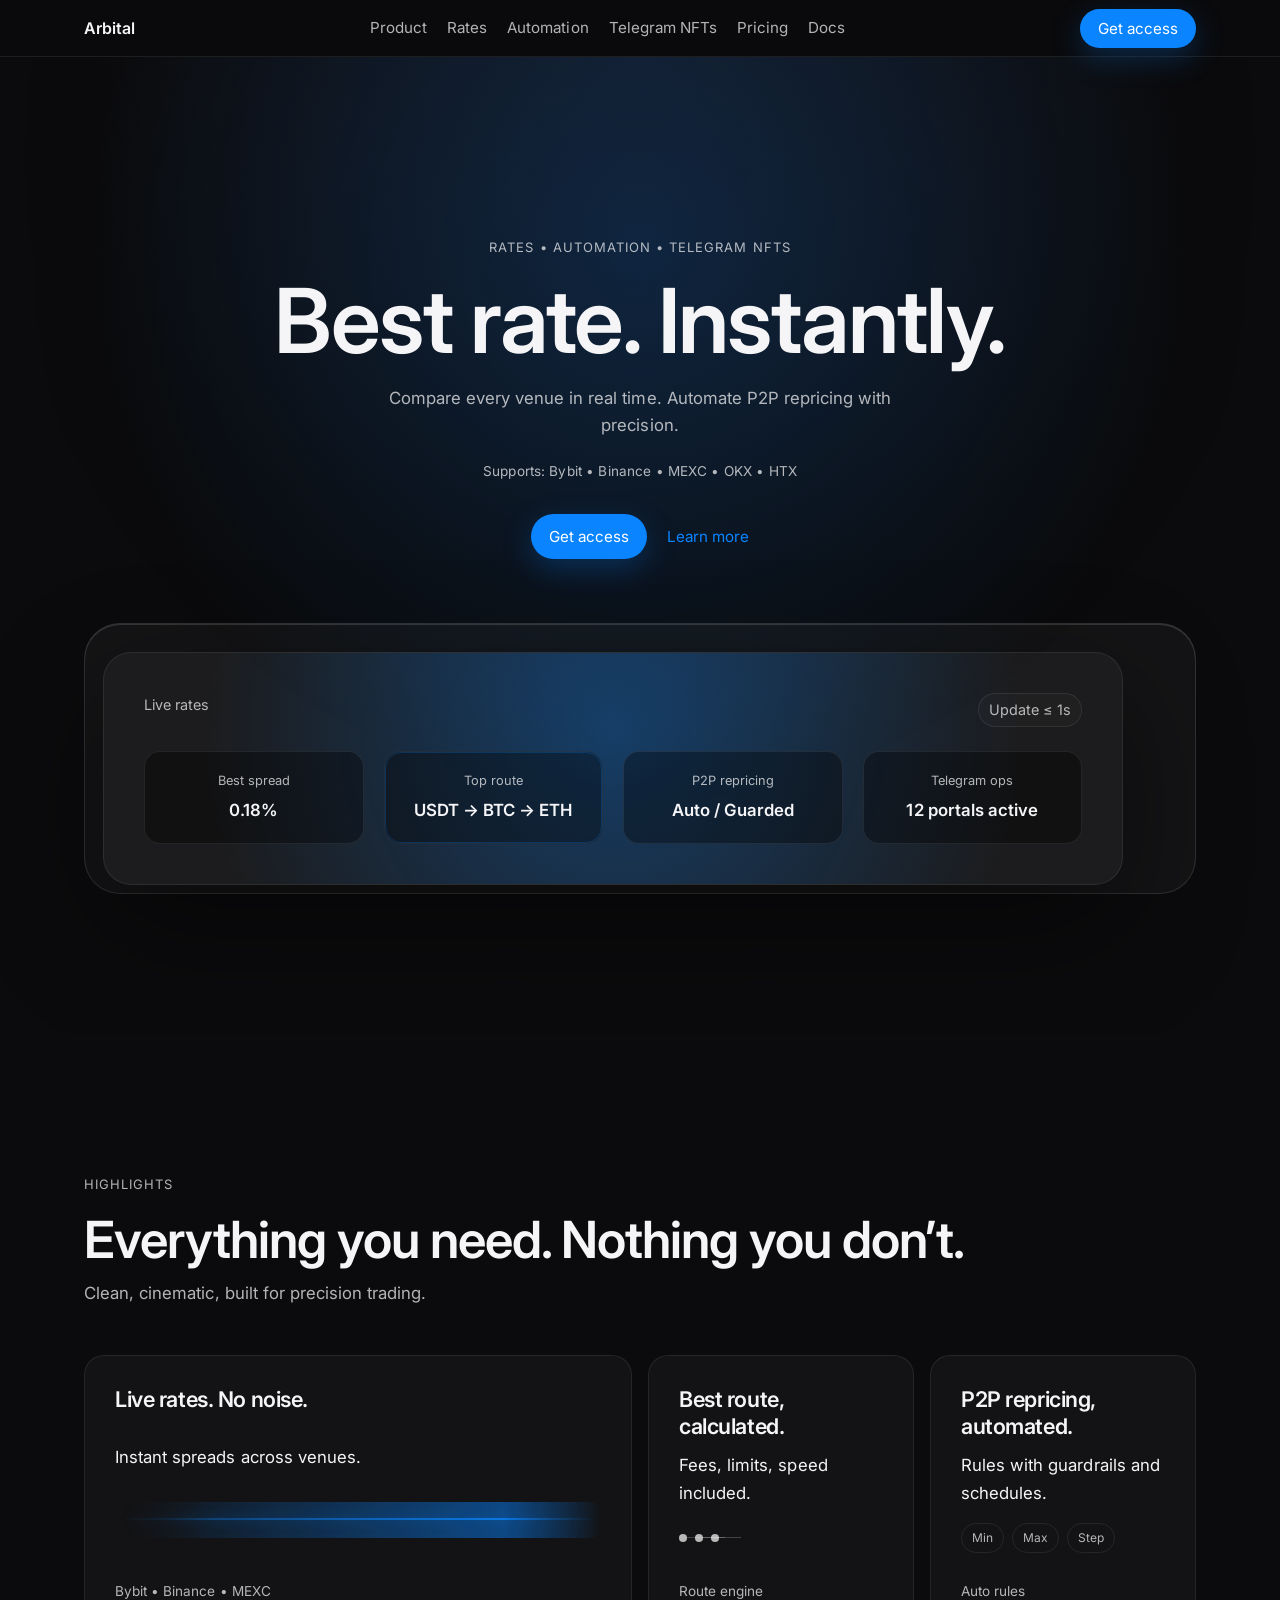
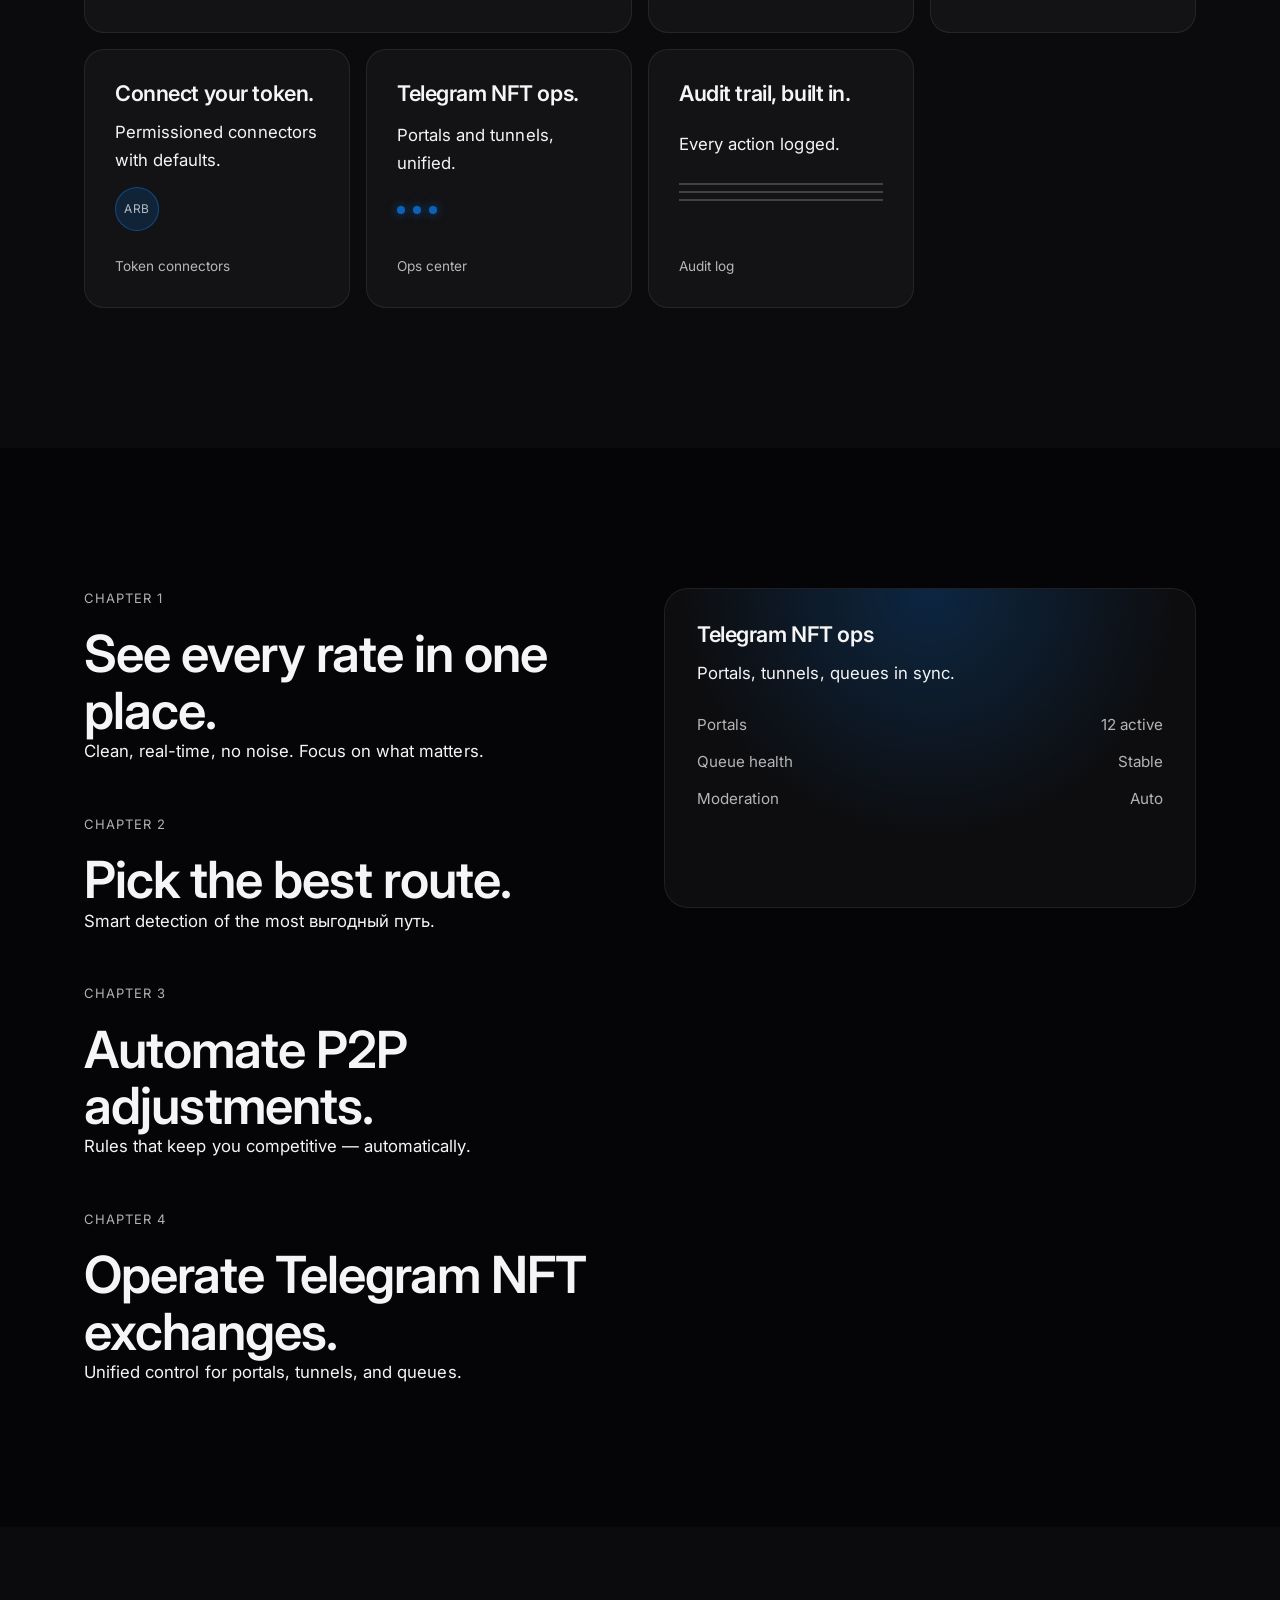
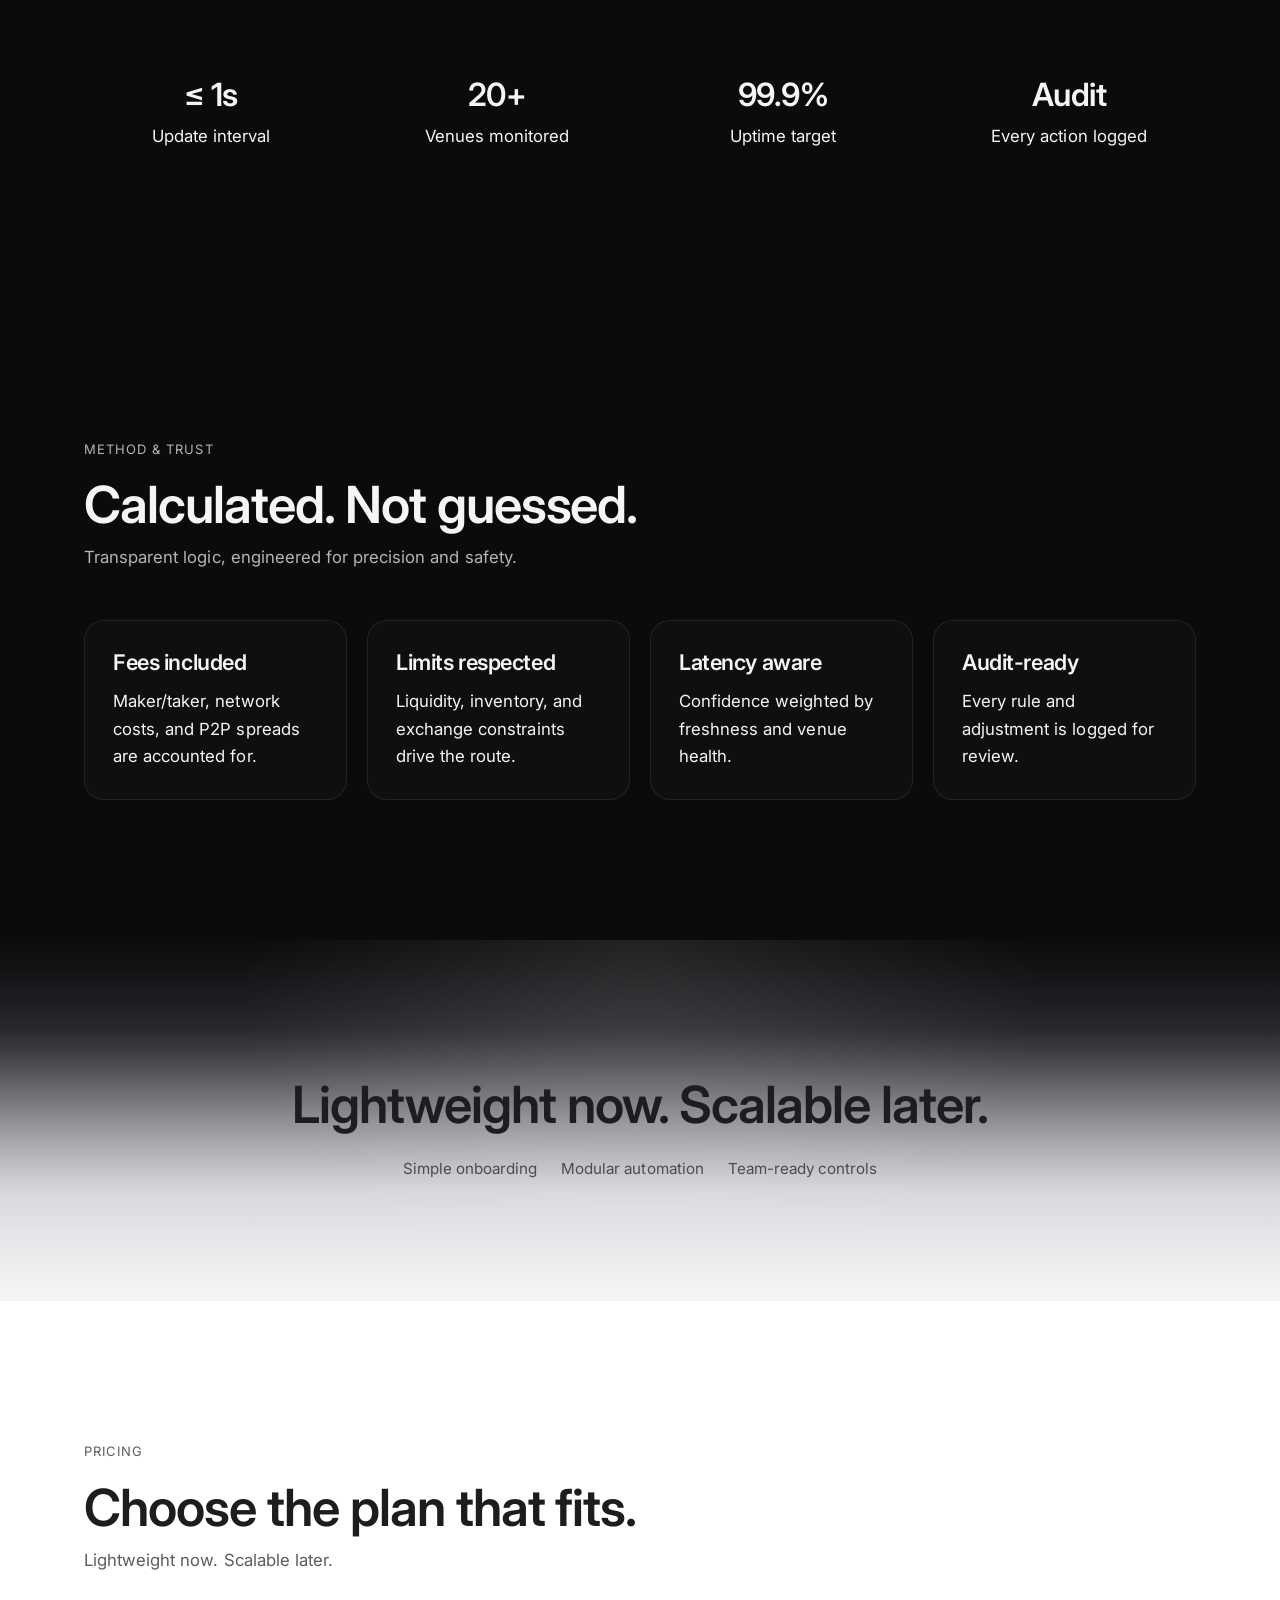
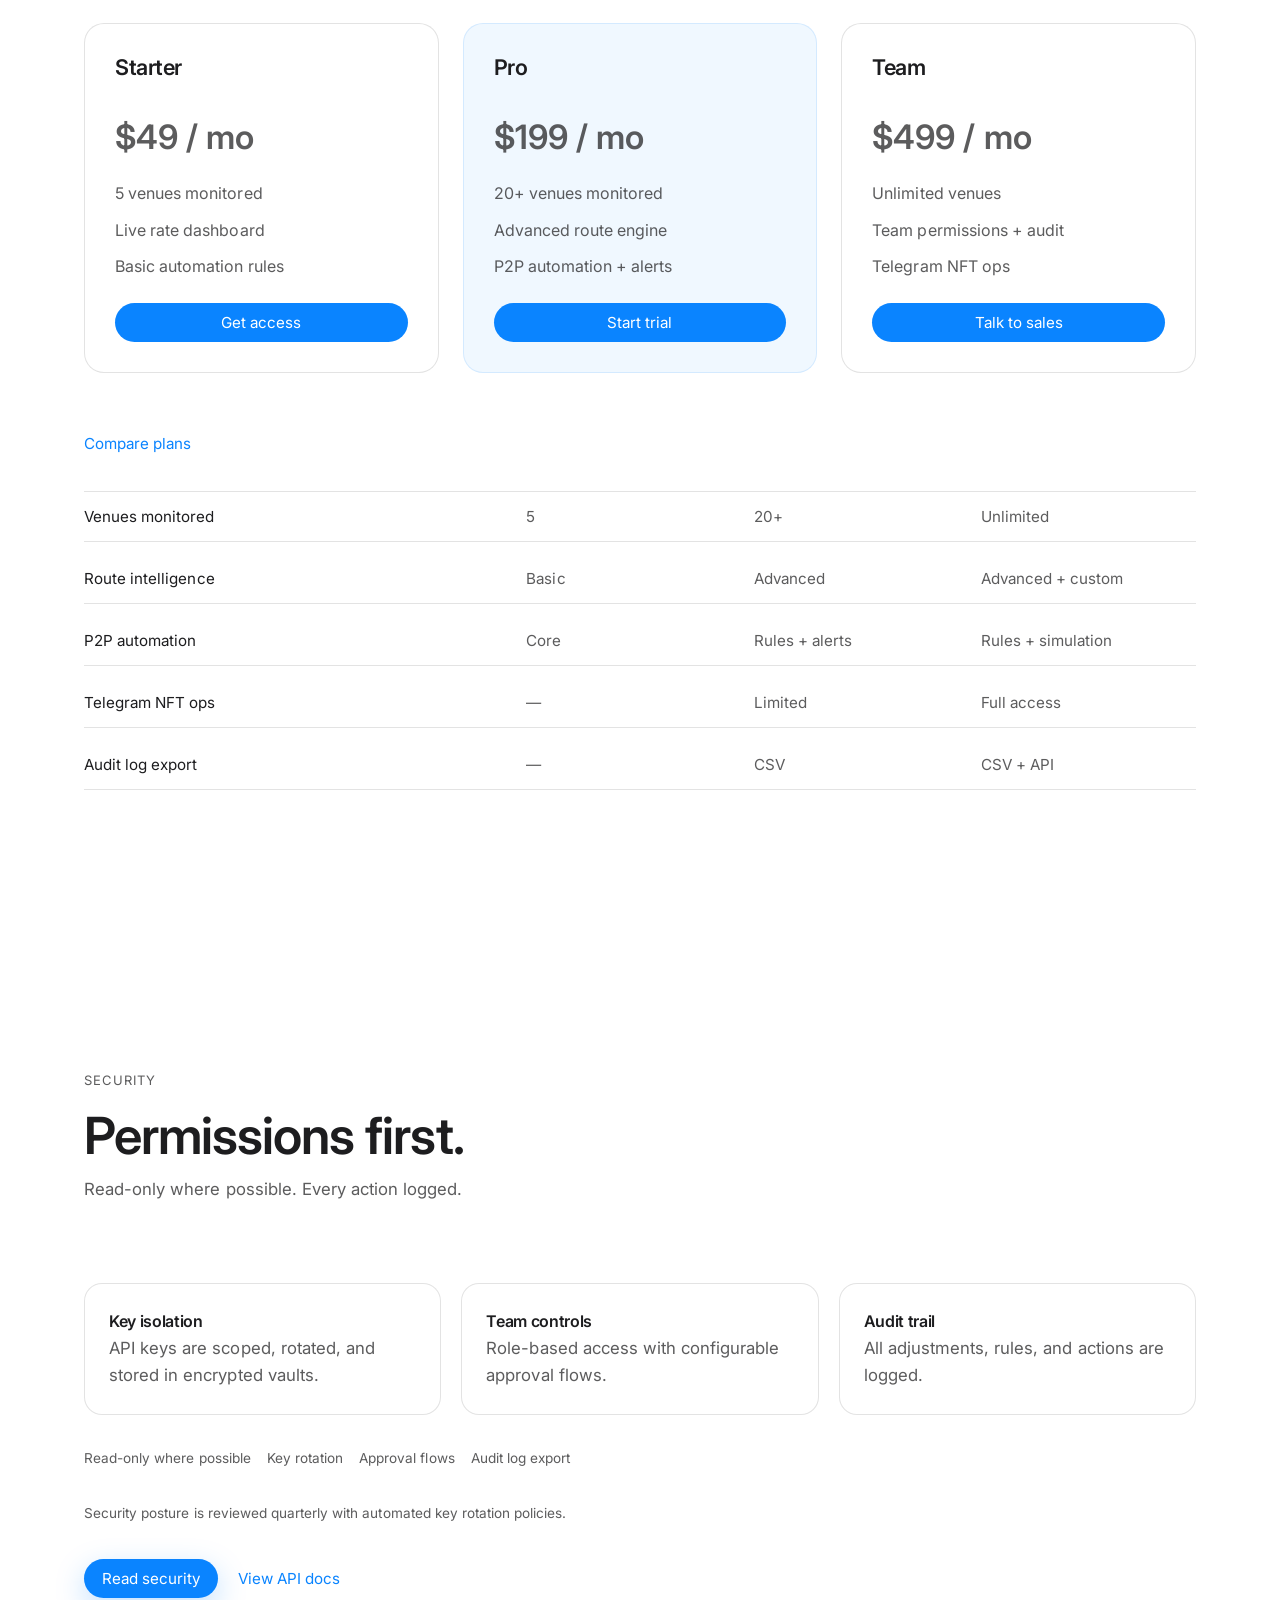
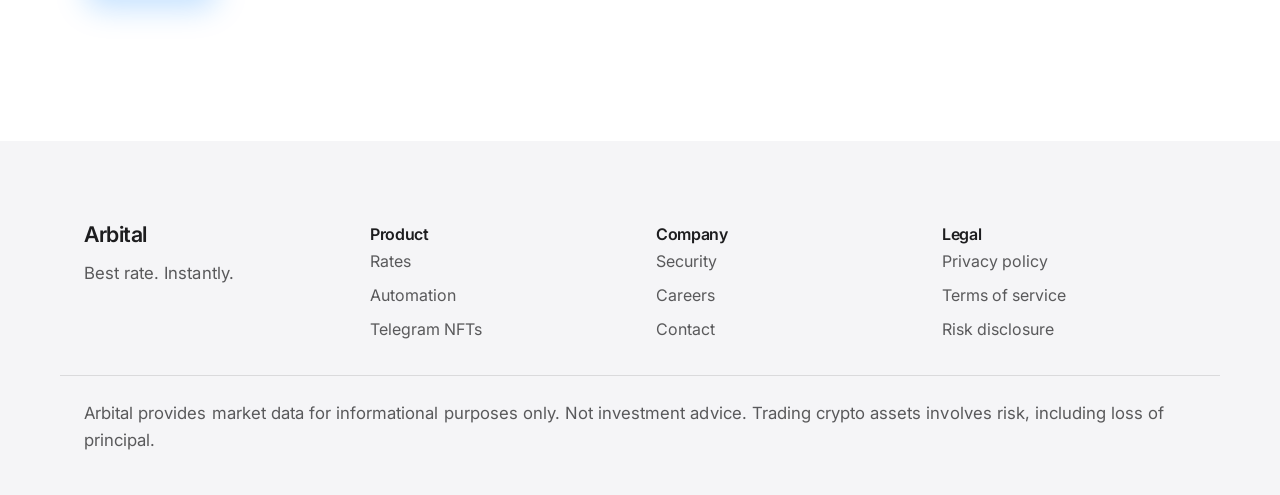
<file: index.html>
<!DOCTYPE html>
<html lang="en">
  <head>
    <meta charset="UTF-8" />
    <meta name="viewport" content="width=device-width, initial-scale=1.0" />
    <title>Arbital — Best rate. Instantly.</title>
    <link rel="stylesheet" href="styles.css" />
    <link rel="preconnect" href="https://fonts.googleapis.com" />
    <link rel="preconnect" href="https://fonts.gstatic.com" crossorigin />
    <link
      href="https://fonts.googleapis.com/css2?family=Inter:wght@400;500;600;650&display=swap"
      rel="stylesheet"
    />
  </head>
  <body>
    <header class="nav">
      <div class="container nav__inner">
        <div class="nav__logo">Arbital</div>
        <nav class="nav__links">
          <a href="#product">Product</a>
          <a href="#rates">Rates</a>
          <a href="#automation">Automation</a>
          <a href="#telegram">Telegram NFTs</a>
          <a href="#pricing">Pricing</a>
          <a href="#docs">Docs</a>
        </nav>
        <button class="btn btn--primary">Get access</button>
      </div>
    </header>

    <main>
      <section class="section section--hero section--dark">
        <div class="hero__backdrop"></div>
        <div class="container hero">
          <p class="kicker">Rates • Automation • Telegram NFTs</p>
          <h1 class="hero__title">Best rate. Instantly.</h1>
          <p class="hero__subhead">
            Compare every venue in real time. Automate P2P repricing with precision.
          </p>
          <p class="hero__support">Supports: Bybit • Binance • MEXC • OKX • HTX</p>
          <div class="hero__cta">
            <button class="btn btn--primary">Get access</button>
            <a class="btn btn--link" href="#product">Learn more</a>
          </div>
          <div class="hero__media">
            <div class="device-frame">
              <div class="dashboard">
                <div class="dashboard__glow"></div>
                <div class="dashboard__header">
                  <span>Live rates</span>
                  <span class="pill is-live">Update ≤ 1s</span>
                </div>
                <div class="dashboard__grid">
                  <div class="metric">
                    <p class="metric__label">Best spread</p>
                    <p class="metric__value metric__value--drift">0.18%</p>
                  </div>
                  <div class="metric metric--highlight">
                    <p class="metric__label">Top route</p>
                    <p class="metric__value">USDT → BTC → ETH</p>
                  </div>
                  <div class="metric">
                    <p class="metric__label">P2P repricing</p>
                    <p class="metric__value">Auto / Guarded</p>
                  </div>
                  <div class="metric">
                    <p class="metric__label">Telegram ops</p>
                    <p class="metric__value">12 portals active</p>
                  </div>
                </div>
              </div>
            </div>
          </div>
        </div>
      </section>

      <section class="section section--dark" id="product">
        <div class="container">
          <div class="section__header reveal">
            <p class="kicker">Highlights</p>
            <h2>Everything you need. Nothing you don’t.</h2>
            <p class="section__subhead">Clean, cinematic, built for precision trading.</p>
          </div>
          <div class="bento">
            <article class="card card--wide reveal">
              <h3>Live rates. No noise.</h3>
              <p>Instant spreads across venues.</p>
              <div class="card__visual sparkline" aria-hidden="true"></div>
              <div class="card__mini">Bybit • Binance • MEXC</div>
            </article>
            <article class="card reveal">
              <h3>Best route, calculated.</h3>
              <p>Fees, limits, speed included.</p>
              <div class="card__visual route" aria-hidden="true">
                <span></span><span></span><span></span>
              </div>
              <div class="card__mini">Route engine</div>
            </article>
            <article class="card reveal">
              <h3>P2P repricing, automated.</h3>
              <p>Rules with guardrails and schedules.</p>
              <div class="card__visual chips" aria-hidden="true">
                <span>Min</span><span>Max</span><span>Step</span>
              </div>
              <div class="card__mini">Auto rules</div>
            </article>
            <article class="card reveal">
              <h3>Connect your token.</h3>
              <p>Permissioned connectors with defaults.</p>
              <div class="card__visual token" aria-hidden="true">ARB</div>
              <div class="card__mini">Token connectors</div>
            </article>
            <article class="card reveal">
              <h3>Telegram NFT ops.</h3>
              <p>Portals and tunnels, unified.</p>
              <div class="card__visual status" aria-hidden="true">
                <span></span><span></span><span></span>
              </div>
              <div class="card__mini">Ops center</div>
            </article>
            <article class="card reveal">
              <h3>Audit trail, built in.</h3>
              <p>Every action logged.</p>
              <div class="card__visual log" aria-hidden="true">
                <span></span><span></span><span></span>
              </div>
              <div class="card__mini">Audit log</div>
            </article>
          </div>
        </div>
      </section>

      <section class="section section--dark sticky" id="rates" data-active="1">
        <div class="container sticky__grid">
          <div class="sticky__copy">
            <div class="story-step is-active reveal" data-step="1">
              <p class="kicker">Chapter 1</p>
              <h2>See every rate in one place.</h2>
              <p>Clean, real-time, no noise. Focus on what matters.</p>
            </div>
            <div class="story-step reveal" data-step="2">
              <p class="kicker">Chapter 2</p>
              <h2>Pick the best route.</h2>
              <p>Smart detection of the most выгодный путь.</p>
            </div>
            <div class="story-step reveal" id="automation" data-step="3">
              <p class="kicker">Chapter 3</p>
              <h2>Automate P2P adjustments.</h2>
              <p>Rules that keep you competitive — automatically.</p>
            </div>
            <div class="story-step reveal" id="telegram" data-step="4">
              <p class="kicker">Chapter 4</p>
              <h2>Operate Telegram NFT exchanges.</h2>
              <p>Unified control for portals, tunnels, and queues.</p>
            </div>
          </div>
          <div class="sticky__media">
            <div class="spotlight">
              <div class="spotlight__layer"></div>
              <div class="spotlight__panel" data-step="1">
                <h3>Live rates dashboard</h3>
                <p>Top venues updated in under a second.</p>
                <div class="spotlight__list">
                  <div>
                    <span>Bybit</span>
                    <span>0.22%</span>
                  </div>
                  <div>
                    <span>Binance</span>
                    <span>0.19%</span>
                  </div>
                  <div>
                    <span>MEXC</span>
                    <span>0.24%</span>
                  </div>
                </div>
              </div>
              <div class="spotlight__panel" data-step="2">
                <h3>Route intelligence</h3>
                <p>All fees and limits accounted for.</p>
                <div class="spotlight__list">
                  <div>
                    <span>Best path</span>
                    <span>USDT → BTC</span>
                  </div>
                  <div>
                    <span>Est. gain</span>
                    <span>+0.41%</span>
                  </div>
                  <div>
                    <span>Latency</span>
                    <span>380ms</span>
                  </div>
                </div>
              </div>
              <div class="spotlight__panel" data-step="3">
                <h3>P2P automation</h3>
                <p>Rules with guardrails and cooldowns.</p>
                <div class="spotlight__list">
                  <div>
                    <span>Spread &gt; 0.6%</span>
                    <span>Adjust -0.2%</span>
                  </div>
                  <div>
                    <span>Budget cap</span>
                    <span>$15k</span>
                  </div>
                  <div>
                    <span>Cooldown</span>
                    <span>8 min</span>
                  </div>
                </div>
              </div>
              <div class="spotlight__panel" data-step="4">
                <h3>Telegram NFT ops</h3>
                <p>Portals, tunnels, queues in sync.</p>
                <div class="spotlight__list">
                  <div>
                    <span>Portals</span>
                    <span>12 active</span>
                  </div>
                  <div>
                    <span>Queue health</span>
                    <span>Stable</span>
                  </div>
                  <div>
                    <span>Moderation</span>
                    <span>Auto</span>
                  </div>
                </div>
              </div>
            </div>
          </div>
        </div>
      </section>

      <section class="section section--dark" id="proof">
        <div class="container metrics">
          <div class="metric-card reveal">
            <h3>≤ 1s</h3>
            <p>Update interval</p>
          </div>
          <div class="metric-card reveal">
            <h3>20+</h3>
            <p>Venues monitored</p>
          </div>
          <div class="metric-card reveal">
            <h3>99.9%</h3>
            <p>Uptime target</p>
          </div>
          <div class="metric-card reveal">
            <h3>Audit</h3>
            <p>Every action logged</p>
          </div>
        </div>
      </section>

      <section class="section section--dark" id="method">
        <div class="container">
          <div class="section__header reveal">
            <p class="kicker">Method & Trust</p>
            <h2>Calculated. Not guessed.</h2>
            <p class="section__subhead">
              Transparent logic, engineered for precision and safety.
            </p>
          </div>
          <div class="method-grid">
            <article class="method-card reveal">
              <h3>Fees included</h3>
              <p>Maker/taker, network costs, and P2P spreads are accounted for.</p>
            </article>
            <article class="method-card reveal">
              <h3>Limits respected</h3>
              <p>Liquidity, inventory, and exchange constraints drive the route.</p>
            </article>
            <article class="method-card reveal">
              <h3>Latency aware</h3>
              <p>Confidence weighted by freshness and venue health.</p>
            </article>
            <article class="method-card reveal">
              <h3>Audit-ready</h3>
              <p>Every rule and adjustment is logged for review.</p>
            </article>
          </div>
        </div>
      </section>

      <section class="section section--bridge section--light">
        <div class="container bridge">
          <h2>Lightweight now. Scalable later.</h2>
          <div class="bridge__points">
            <span>Simple onboarding</span>
            <span>Modular automation</span>
            <span>Team-ready controls</span>
          </div>
        </div>
      </section>

      <section class="section section--light" id="pricing">
        <div class="container">
          <div class="section__header reveal">
            <p class="kicker">Pricing</p>
            <h2>Choose the plan that fits.</h2>
            <p class="section__subhead">Lightweight now. Scalable later.</p>
          </div>
          <div class="pricing">
            <article class="card card--light reveal">
              <h3>Starter</h3>
              <p class="price">$49 / mo</p>
              <ul>
                <li>5 venues monitored</li>
                <li>Live rate dashboard</li>
                <li>Basic automation rules</li>
              </ul>
              <button class="btn btn--primary">Get access</button>
            </article>
            <article class="card card--light card--featured reveal">
              <h3>Pro</h3>
              <p class="price">$199 / mo</p>
              <ul>
                <li>20+ venues monitored</li>
                <li>Advanced route engine</li>
                <li>P2P automation + alerts</li>
              </ul>
              <button class="btn btn--primary">Start trial</button>
            </article>
            <article class="card card--light reveal">
              <h3>Team</h3>
              <p class="price">$499 / mo</p>
              <ul>
                <li>Unlimited venues</li>
                <li>Team permissions + audit</li>
                <li>Telegram NFT ops</li>
              </ul>
              <button class="btn btn--primary">Talk to sales</button>
            </article>
          </div>
          <div class="compare reveal">
            <a class="btn btn--link" href="#">Compare plans</a>
            <div class="compare__table">
              <div class="compare__row">
                <span>Venues monitored</span>
                <span>5</span>
                <span>20+</span>
                <span>Unlimited</span>
              </div>
              <div class="compare__row">
                <span>Route intelligence</span>
                <span>Basic</span>
                <span>Advanced</span>
                <span>Advanced + custom</span>
              </div>
              <div class="compare__row">
                <span>P2P automation</span>
                <span>Core</span>
                <span>Rules + alerts</span>
                <span>Rules + simulation</span>
              </div>
              <div class="compare__row">
                <span>Telegram NFT ops</span>
                <span>—</span>
                <span>Limited</span>
                <span>Full access</span>
              </div>
              <div class="compare__row">
                <span>Audit log export</span>
                <span>—</span>
                <span>CSV</span>
                <span>CSV + API</span>
              </div>
            </div>
          </div>
        </div>
      </section>

      <section class="section section--light" id="docs">
        <div class="container security">
          <div class="section__header reveal">
            <p class="kicker">Security</p>
            <h2>Permissions first.</h2>
            <p class="section__subhead">Read-only where possible. Every action logged.</p>
          </div>
          <div class="security__grid">
            <div class="security__item reveal">
              <h4>Key isolation</h4>
              <p>API keys are scoped, rotated, and stored in encrypted vaults.</p>
            </div>
            <div class="security__item reveal">
              <h4>Team controls</h4>
              <p>Role-based access with configurable approval flows.</p>
            </div>
            <div class="security__item reveal">
              <h4>Audit trail</h4>
              <p>All adjustments, rules, and actions are logged.</p>
            </div>
          </div>
          <div class="security__details reveal">
            <span>Read-only where possible</span>
            <span>Key rotation</span>
            <span>Approval flows</span>
            <span>Audit log export</span>
          </div>
          <p class="security__note reveal">
            Security posture is reviewed quarterly with automated key rotation policies.
          </p>
          <div class="security__cta reveal">
            <button class="btn btn--primary">Read security</button>
            <a class="btn btn--link" href="#">View API docs</a>
          </div>
        </div>
      </section>
    </main>

    <footer class="section section--light footer">
      <div class="container footer__grid">
        <div>
          <h3>Arbital</h3>
          <p>Best rate. Instantly.</p>
        </div>
        <div>
          <h4>Product</h4>
          <ul>
            <li><a href="#rates">Rates</a></li>
            <li><a href="#automation">Automation</a></li>
            <li><a href="#telegram">Telegram NFTs</a></li>
          </ul>
        </div>
        <div>
          <h4>Company</h4>
          <ul>
            <li><a href="#">Security</a></li>
            <li><a href="#">Careers</a></li>
            <li><a href="#">Contact</a></li>
          </ul>
        </div>
        <div>
          <h4>Legal</h4>
          <ul>
            <li><a href="#">Privacy policy</a></li>
            <li><a href="#">Terms of service</a></li>
            <li><a href="#">Risk disclosure</a></li>
          </ul>
        </div>
      </div>
      <div class="container footer__legal">
        <p>
          Arbital provides market data for informational purposes only. Not investment
          advice. Trading crypto assets involves risk, including loss of principal.
        </p>
      </div>
    </footer>

    <script src="script.js"></script>
  </body>
</html>
</file>
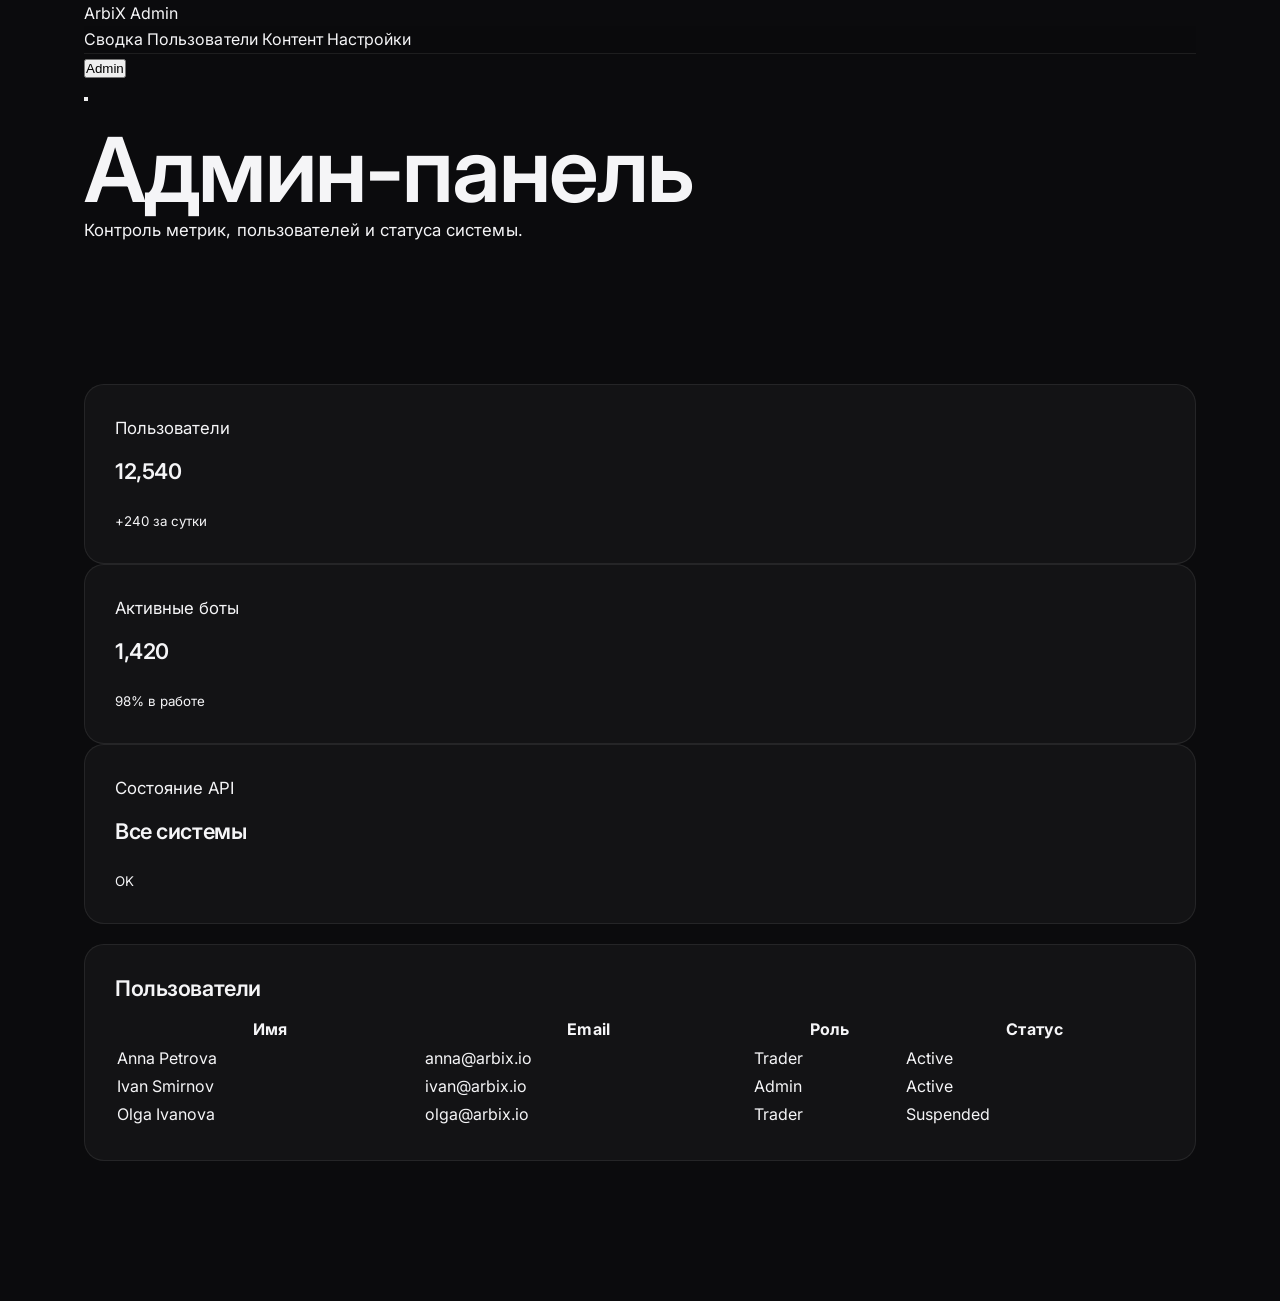
<file: admin.html>
<!doctype html>
<html lang="ru">
<head>
  <meta charset="UTF-8" />
  <meta name="viewport" content="width=device-width, initial-scale=1" />
  <title>Admin Dashboard — ArbiX</title>
  <link rel="stylesheet" href="styles.css" />
  <link rel="preconnect" href="https://fonts.googleapis.com" />
  <link rel="preconnect" href="https://fonts.gstatic.com" crossorigin />
  <link href="https://fonts.googleapis.com/css2?family=Inter:wght@400;500;600;700&display=swap" rel="stylesheet" />
</head>
<body class="theme-dark">
  <header class="header">
    <div class="container header__inner">
      <a class="logo" href="index.html">ArbiX Admin</a>
      <nav class="nav">
        <a href="admin.html">Сводка</a>
        <a href="#">Пользователи</a>
        <a href="#">Контент</a>
        <a href="#">Настройки</a>
      </nav>
      <div class="header__actions">
        <button class="chip">Admin</button>
      </div>
      <button class="burger" aria-label="Открыть меню">
        <span></span><span></span><span></span>
      </button>
    </div>
  </header>

  <main>
    <section class="page-header">
      <div class="container">
        <h1>Админ-панель</h1>
        <p>Контроль метрик, пользователей и статуса системы.</p>
      </div>
    </section>

    <section class="section">
      <div class="container">
        <div class="grid grid--3" style="margin-bottom: 20px;">
          <div class="card">
            <p class="muted">Пользователи</p>
            <h3>12,540</h3>
            <small class="up">+240 за сутки</small>
          </div>
          <div class="card">
            <p class="muted">Активные боты</p>
            <h3>1,420</h3>
            <small class="up">98% в работе</small>
          </div>
          <div class="card">
            <p class="muted">Состояние API</p>
            <h3>Все системы</h3>
            <small class="up">OK</small>
          </div>
        </div>

        <div class="card">
          <h3>Пользователи</h3>
          <table class="table">
            <thead>
              <tr>
                <th>Имя</th>
                <th>Email</th>
                <th>Роль</th>
                <th>Статус</th>
              </tr>
            </thead>
            <tbody>
              <tr>
                <td>Anna Petrova</td>
                <td>anna@arbix.io</td>
                <td>Trader</td>
                <td class="up">Active</td>
              </tr>
              <tr>
                <td>Ivan Smirnov</td>
                <td>ivan@arbix.io</td>
                <td>Admin</td>
                <td class="up">Active</td>
              </tr>
              <tr>
                <td>Olga Ivanova</td>
                <td>olga@arbix.io</td>
                <td>Trader</td>
                <td class="down">Suspended</td>
              </tr>
            </tbody>
          </table>
        </div>
      </div>
    </section>
  </main>
</body>
</html>
</file>
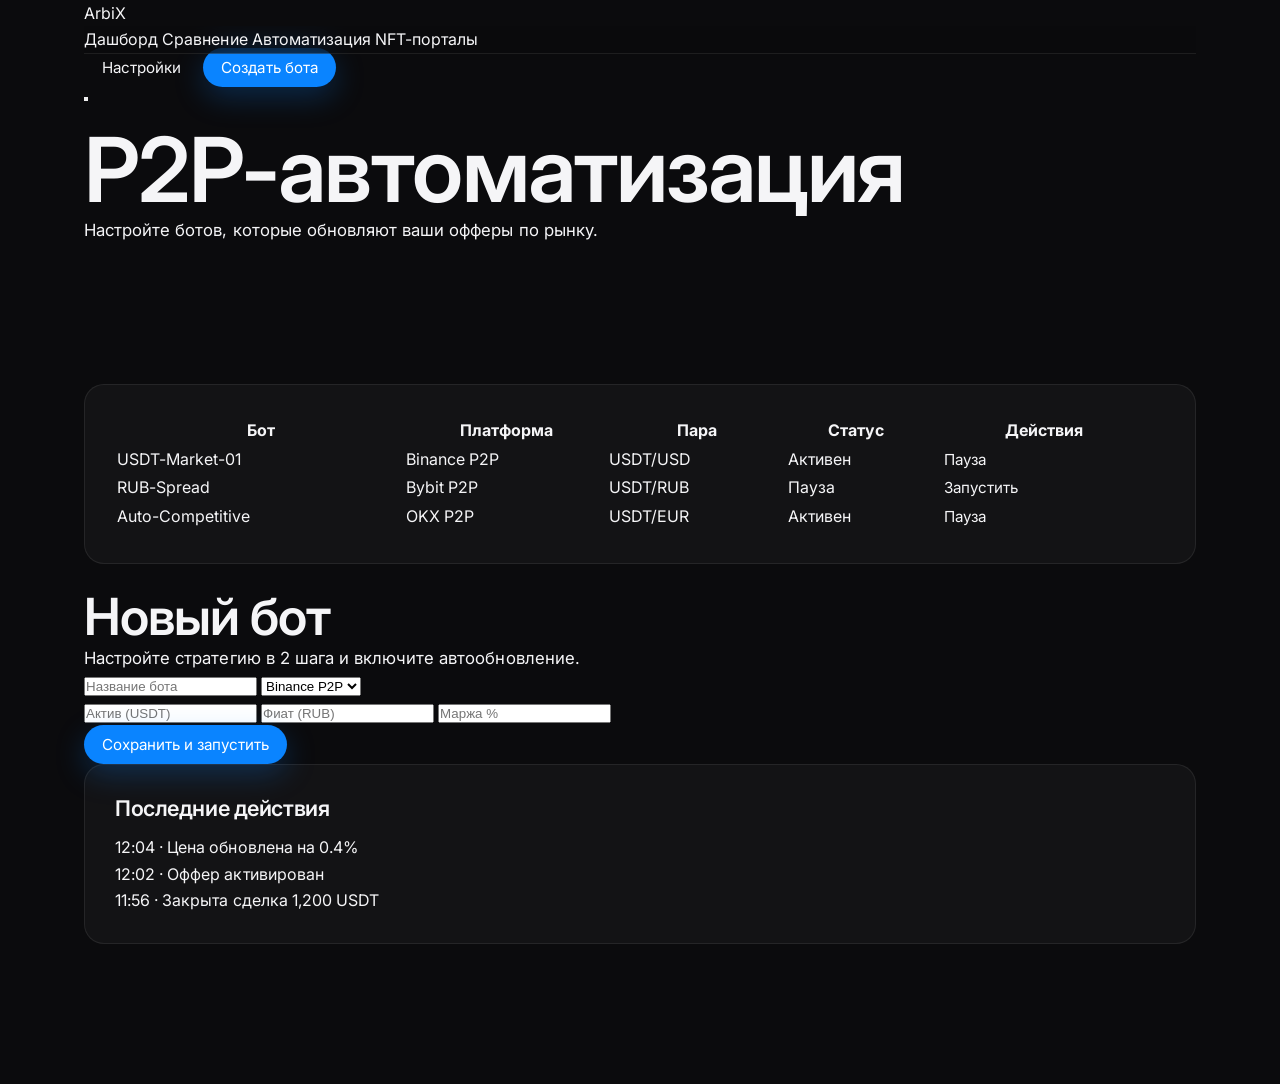
<file: automation.html>
<!doctype html>
<html lang="ru">
<head>
  <meta charset="UTF-8" />
  <meta name="viewport" content="width=device-width, initial-scale=1" />
  <title>Автоматизация — ArbiX</title>
  <link rel="stylesheet" href="styles.css" />
  <link rel="preconnect" href="https://fonts.googleapis.com" />
  <link rel="preconnect" href="https://fonts.gstatic.com" crossorigin />
  <link href="https://fonts.googleapis.com/css2?family=Inter:wght@400;500;600;700&display=swap" rel="stylesheet" />
</head>
<body class="theme-dark">
  <header class="header">
    <div class="container header__inner">
      <a class="logo" href="index.html">ArbiX</a>
      <nav class="nav">
        <a href="dashboard.html">Дашборд</a>
        <a href="exchange.html">Сравнение</a>
        <a href="automation.html">Автоматизация</a>
        <a href="nft.html">NFT-порталы</a>
      </nav>
      <div class="header__actions">
        <a class="btn btn--ghost" href="settings.html">Настройки</a>
        <a class="btn btn--primary" href="#">Создать бота</a>
      </div>
      <button class="burger" aria-label="Открыть меню">
        <span></span><span></span><span></span>
      </button>
    </div>
  </header>

  <main>
    <section class="page-header">
      <div class="container">
        <h1>P2P-автоматизация</h1>
        <p>Настройте ботов, которые обновляют ваши офферы по рынку.</p>
      </div>
    </section>

    <section class="section">
      <div class="container">
        <div class="card" style="margin-bottom: 24px;">
          <table class="table">
            <thead>
              <tr>
                <th>Бот</th>
                <th>Платформа</th>
                <th>Пара</th>
                <th>Статус</th>
                <th>Действия</th>
              </tr>
            </thead>
            <tbody>
              <tr>
                <td>USDT-Market-01</td>
                <td>Binance P2P</td>
                <td>USDT/USD</td>
                <td class="up">Активен</td>
                <td><a class="btn btn--ghost" href="#">Пауза</a></td>
              </tr>
              <tr>
                <td>RUB-Spread</td>
                <td>Bybit P2P</td>
                <td>USDT/RUB</td>
                <td class="down">Пауза</td>
                <td><a class="btn btn--ghost" href="#">Запустить</a></td>
              </tr>
              <tr>
                <td>Auto-Competitive</td>
                <td>OKX P2P</td>
                <td>USDT/EUR</td>
                <td class="up">Активен</td>
                <td><a class="btn btn--ghost" href="#">Пауза</a></td>
              </tr>
            </tbody>
          </table>
        </div>

        <div class="split">
          <div>
            <h2>Новый бот</h2>
            <p class="muted">Настройте стратегию в 2 шага и включите автообновление.</p>
            <form class="form">
              <input class="input" placeholder="Название бота" />
              <select class="select">
                <option>Binance P2P</option>
                <option>Bybit P2P</option>
                <option>OKX P2P</option>
              </select>
              <div class="grid grid--3">
                <input class="input" placeholder="Актив (USDT)" />
                <input class="input" placeholder="Фиат (RUB)" />
                <input class="input" placeholder="Маржа %" />
              </div>
              <button class="btn btn--primary" type="button">Сохранить и запустить</button>
            </form>
          </div>
          <div class="card">
            <h3>Последние действия</h3>
            <ul class="list">
              <li>12:04 · Цена обновлена на 0.4%</li>
              <li>12:02 · Оффер активирован</li>
              <li>11:56 · Закрыта сделка 1,200 USDT</li>
            </ul>
          </div>
        </div>
      </div>
    </section>
  </main>
</body>
</html>
</file>
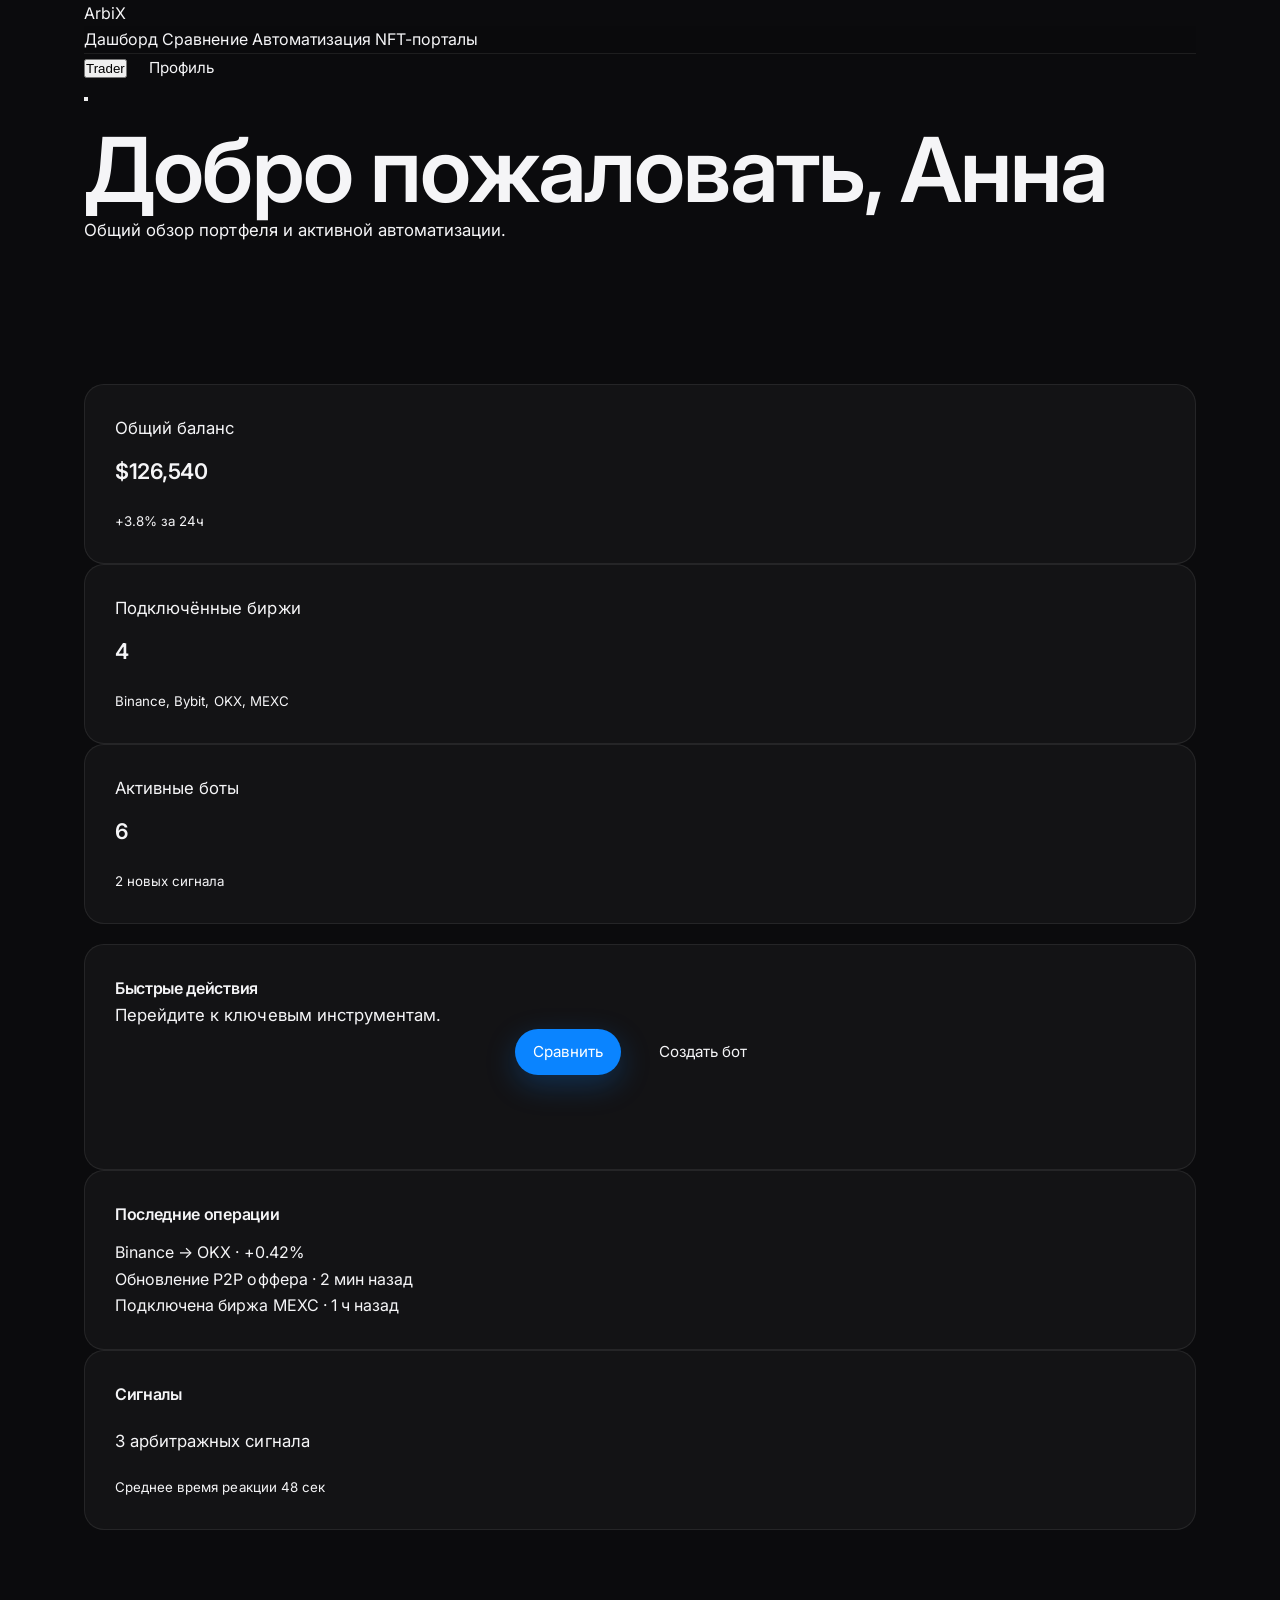
<file: dashboard.html>
<!doctype html>
<html lang="ru">
<head>
  <meta charset="UTF-8" />
  <meta name="viewport" content="width=device-width, initial-scale=1" />
  <title>Дашборд — ArbiX</title>
  <link rel="stylesheet" href="styles.css" />
  <link rel="preconnect" href="https://fonts.googleapis.com" />
  <link rel="preconnect" href="https://fonts.gstatic.com" crossorigin />
  <link href="https://fonts.googleapis.com/css2?family=Inter:wght@400;500;600;700&display=swap" rel="stylesheet" />
</head>
<body class="theme-dark">
  <header class="header">
    <div class="container header__inner">
      <a class="logo" href="index.html">ArbiX</a>
      <nav class="nav">
        <a href="dashboard.html">Дашборд</a>
        <a href="exchange.html">Сравнение</a>
        <a href="automation.html">Автоматизация</a>
        <a href="nft.html">NFT-порталы</a>
      </nav>
      <div class="header__actions">
        <button class="chip">Trader</button>
        <a class="btn btn--ghost" href="profile.html">Профиль</a>
      </div>
      <button class="burger" aria-label="Открыть меню">
        <span></span><span></span><span></span>
      </button>
    </div>
  </header>

  <main>
    <section class="page-header">
      <div class="container">
        <h1>Добро пожаловать, Анна</h1>
        <p>Общий обзор портфеля и активной автоматизации.</p>
      </div>
    </section>

    <section class="section">
      <div class="container">
        <div class="grid grid--3">
          <div class="card">
            <p class="muted">Общий баланс</p>
            <h3>$126,540</h3>
            <small class="up">+3.8% за 24ч</small>
          </div>
          <div class="card">
            <p class="muted">Подключённые биржи</p>
            <h3>4</h3>
            <small>Binance, Bybit, OKX, MEXC</small>
          </div>
          <div class="card">
            <p class="muted">Активные боты</p>
            <h3>6</h3>
            <small class="up">2 новых сигнала</small>
          </div>
        </div>

        <div class="grid grid--3" style="margin-top: 20px;">
          <div class="card">
            <h4>Быстрые действия</h4>
            <p class="muted">Перейдите к ключевым инструментам.</p>
            <div class="hero__cta">
              <a class="btn btn--primary" href="exchange.html">Сравнить</a>
              <a class="btn btn--ghost" href="automation.html">Создать бот</a>
            </div>
          </div>
          <div class="card">
            <h4>Последние операции</h4>
            <ul class="list">
              <li>Binance → OKX · +0.42%</li>
              <li>Обновление P2P оффера · 2 мин назад</li>
              <li>Подключена биржа MEXC · 1 ч назад</li>
            </ul>
          </div>
          <div class="card">
            <h4>Сигналы</h4>
            <p class="accent">3 арбитражных сигнала</p>
            <small>Среднее время реакции 48 сек</small>
          </div>
        </div>
      </div>
    </section>
  </main>
</body>
</html>
</file>
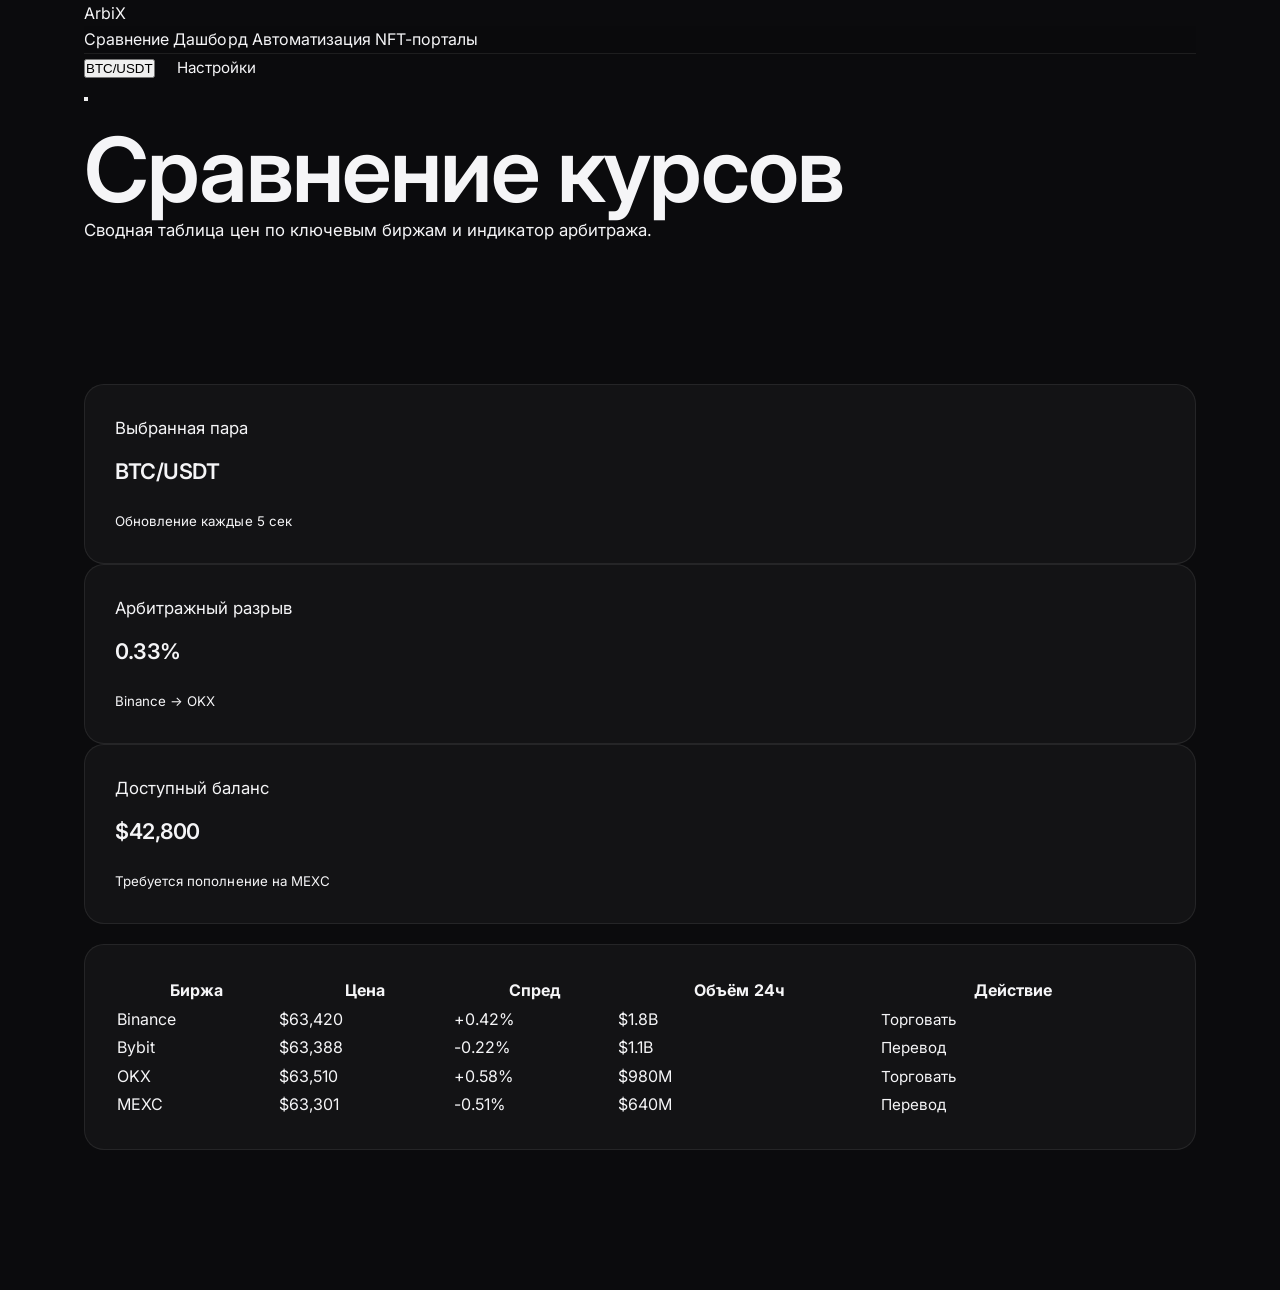
<file: exchange.html>
<!doctype html>
<html lang="ru">
<head>
  <meta charset="UTF-8" />
  <meta name="viewport" content="width=device-width, initial-scale=1" />
  <title>Сравнение курсов — ArbiX</title>
  <link rel="stylesheet" href="styles.css" />
  <link rel="preconnect" href="https://fonts.googleapis.com" />
  <link rel="preconnect" href="https://fonts.gstatic.com" crossorigin />
  <link href="https://fonts.googleapis.com/css2?family=Inter:wght@400;500;600;700&display=swap" rel="stylesheet" />
</head>
<body class="theme-dark">
  <header class="header">
    <div class="container header__inner">
      <a class="logo" href="index.html">ArbiX</a>
      <nav class="nav">
        <a href="exchange.html">Сравнение</a>
        <a href="dashboard.html">Дашборд</a>
        <a href="automation.html">Автоматизация</a>
        <a href="nft.html">NFT-порталы</a>
      </nav>
      <div class="header__actions">
        <button class="chip">BTC/USDT</button>
        <a class="btn btn--ghost" href="settings.html">Настройки</a>
      </div>
      <button class="burger" aria-label="Открыть меню">
        <span></span><span></span><span></span>
      </button>
    </div>
  </header>

  <main>
    <section class="page-header">
      <div class="container">
        <h1>Сравнение курсов</h1>
        <p>Сводная таблица цен по ключевым биржам и индикатор арбитража.</p>
      </div>
    </section>

    <section class="section">
      <div class="container">
        <div class="grid grid--3" style="margin-bottom: 20px;">
          <div class="card">
            <p class="muted">Выбранная пара</p>
            <h3>BTC/USDT</h3>
            <small class="up">Обновление каждые 5 сек</small>
          </div>
          <div class="card">
            <p class="muted">Арбитражный разрыв</p>
            <h3 class="accent">0.33%</h3>
            <small>Binance → OKX</small>
          </div>
          <div class="card">
            <p class="muted">Доступный баланс</p>
            <h3>$42,800</h3>
            <small class="down">Требуется пополнение на MEXC</small>
          </div>
        </div>

        <div class="card">
          <table class="table">
            <thead>
              <tr>
                <th>Биржа</th>
                <th>Цена</th>
                <th>Спред</th>
                <th>Объём 24ч</th>
                <th>Действие</th>
              </tr>
            </thead>
            <tbody>
              <tr>
                <td>Binance</td>
                <td>$63,420</td>
                <td class="up">+0.42%</td>
                <td>$1.8B</td>
                <td><a class="btn btn--ghost" href="#">Торговать</a></td>
              </tr>
              <tr>
                <td>Bybit</td>
                <td>$63,388</td>
                <td class="down">-0.22%</td>
                <td>$1.1B</td>
                <td><a class="btn btn--ghost" href="#">Перевод</a></td>
              </tr>
              <tr>
                <td>OKX</td>
                <td>$63,510</td>
                <td class="up">+0.58%</td>
                <td>$980M</td>
                <td><a class="btn btn--ghost" href="#">Торговать</a></td>
              </tr>
              <tr>
                <td>MEXC</td>
                <td>$63,301</td>
                <td class="down">-0.51%</td>
                <td>$640M</td>
                <td><a class="btn btn--ghost" href="#">Перевод</a></td>
              </tr>
            </tbody>
          </table>
        </div>
      </div>
    </section>
  </main>
</body>
</html>
</file>
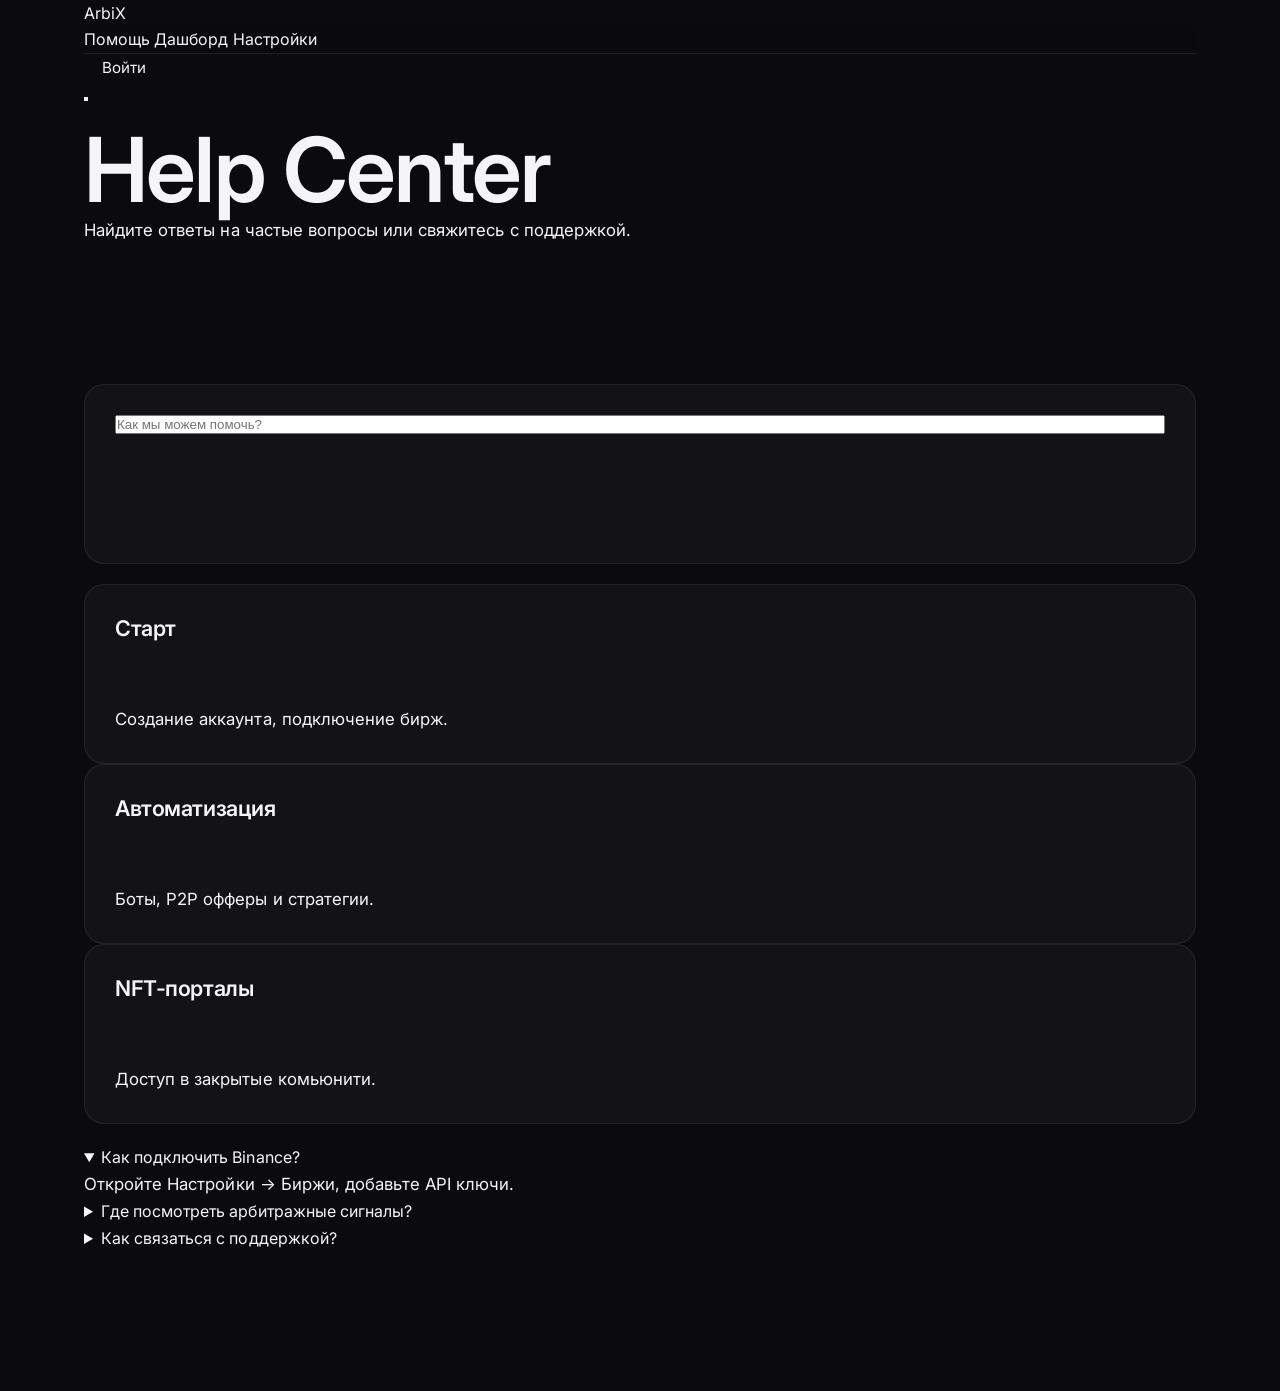
<file: help.html>
<!doctype html>
<html lang="ru">
<head>
  <meta charset="UTF-8" />
  <meta name="viewport" content="width=device-width, initial-scale=1" />
  <title>Help Center — ArbiX</title>
  <link rel="stylesheet" href="styles.css" />
  <link rel="preconnect" href="https://fonts.googleapis.com" />
  <link rel="preconnect" href="https://fonts.gstatic.com" crossorigin />
  <link href="https://fonts.googleapis.com/css2?family=Inter:wght@400;500;600;700&display=swap" rel="stylesheet" />
</head>
<body class="theme-dark">
  <header class="header">
    <div class="container header__inner">
      <a class="logo" href="index.html">ArbiX</a>
      <nav class="nav">
        <a href="help.html">Помощь</a>
        <a href="dashboard.html">Дашборд</a>
        <a href="settings.html">Настройки</a>
      </nav>
      <div class="header__actions">
        <a class="btn btn--ghost" href="login.html">Войти</a>
      </div>
      <button class="burger" aria-label="Открыть меню">
        <span></span><span></span><span></span>
      </button>
    </div>
  </header>

  <main>
    <section class="page-header">
      <div class="container">
        <h1>Help Center</h1>
        <p>Найдите ответы на частые вопросы или свяжитесь с поддержкой.</p>
      </div>
    </section>

    <section class="section">
      <div class="container">
        <div class="card" style="margin-bottom: 20px;">
          <input class="input" placeholder="Как мы можем помочь?" />
        </div>
        <div class="grid grid--3">
          <div class="card">
            <h3>Старт</h3>
            <p class="muted">Создание аккаунта, подключение бирж.</p>
          </div>
          <div class="card">
            <h3>Автоматизация</h3>
            <p class="muted">Боты, P2P офферы и стратегии.</p>
          </div>
          <div class="card">
            <h3>NFT-порталы</h3>
            <p class="muted">Доступ в закрытые комьюнити.</p>
          </div>
        </div>

        <div class="accordion" style="margin-top: 20px;">
          <details open>
            <summary>Как подключить Binance?</summary>
            <p>Откройте Настройки → Биржи, добавьте API ключи.</p>
          </details>
          <details>
            <summary>Где посмотреть арбитражные сигналы?</summary>
            <p>В дашборде и на странице сравнения курсов.</p>
          </details>
          <details>
            <summary>Как связаться с поддержкой?</summary>
            <p>Напишите на support@arbix.io или используйте форму обратной связи.</p>
          </details>
        </div>
      </div>
    </section>
  </main>
</body>
</html>
</file>
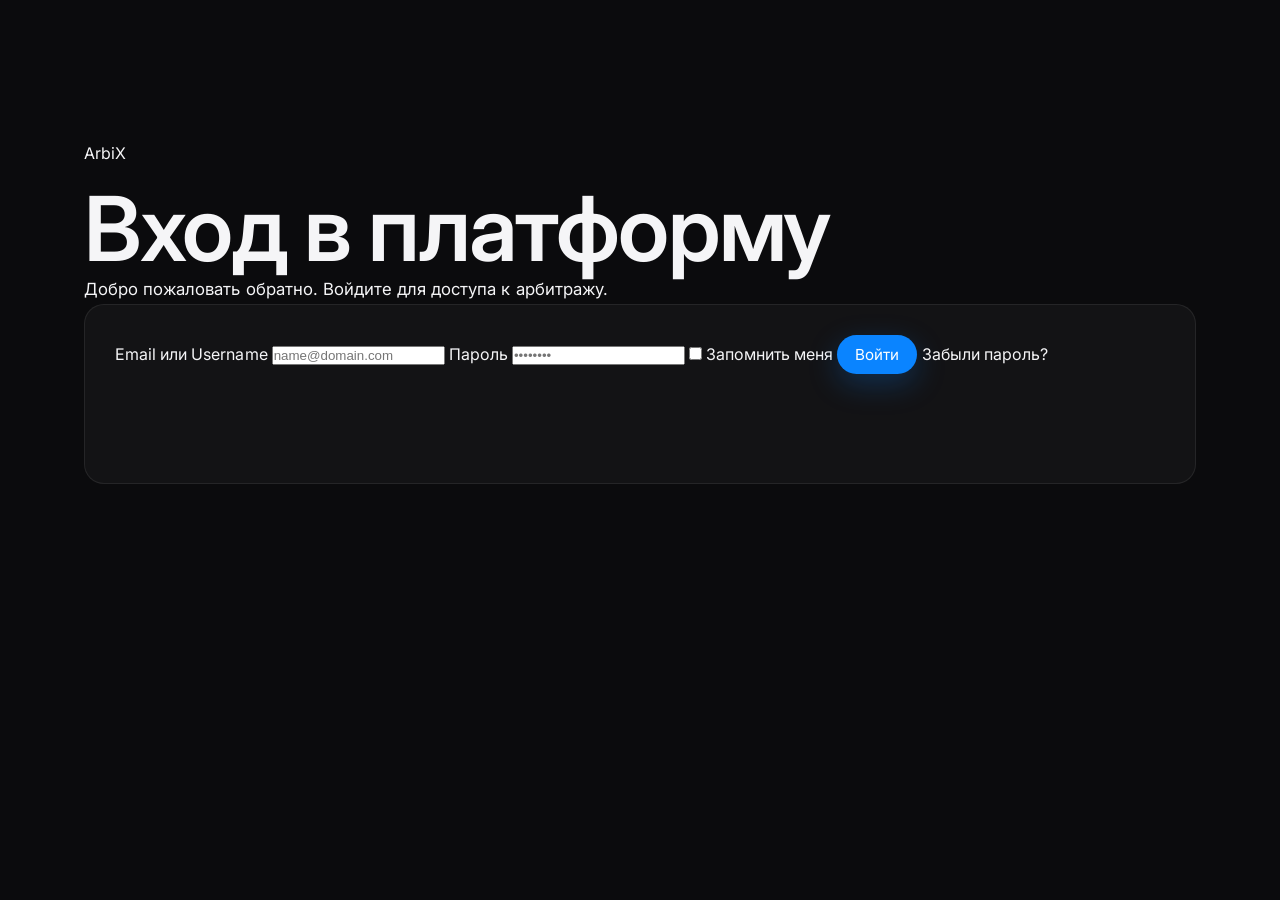
<file: login.html>
<!doctype html>
<html lang="ru">
<head>
  <meta charset="UTF-8" />
  <meta name="viewport" content="width=device-width, initial-scale=1" />
  <title>Вход — ArbiX</title>
  <link rel="stylesheet" href="styles.css" />
  <link rel="preconnect" href="https://fonts.googleapis.com" />
  <link rel="preconnect" href="https://fonts.gstatic.com" crossorigin />
  <link href="https://fonts.googleapis.com/css2?family=Inter:wght@400;500;600;700&display=swap" rel="stylesheet" />
</head>
<body class="theme-dark">
  <main class="section">
    <div class="container split">
      <div>
        <a class="logo" href="index.html">ArbiX</a>
        <h1>Вход в платформу</h1>
        <p class="muted">Добро пожаловать обратно. Войдите для доступа к арбитражу.</p>
      </div>
      <div class="card">
        <form class="form">
          <label>
            <span>Email или Username</span>
            <input class="input" type="email" placeholder="name@domain.com" />
          </label>
          <label>
            <span>Пароль</span>
            <input class="input" type="password" placeholder="••••••••" />
          </label>
          <label class="muted">
            <input type="checkbox" /> Запомнить меня
          </label>
          <button class="btn btn--primary" type="button">Войти</button>
          <a class="muted" href="#">Забыли пароль?</a>
        </form>
      </div>
    </div>
  </main>
</body>
</html>
</file>
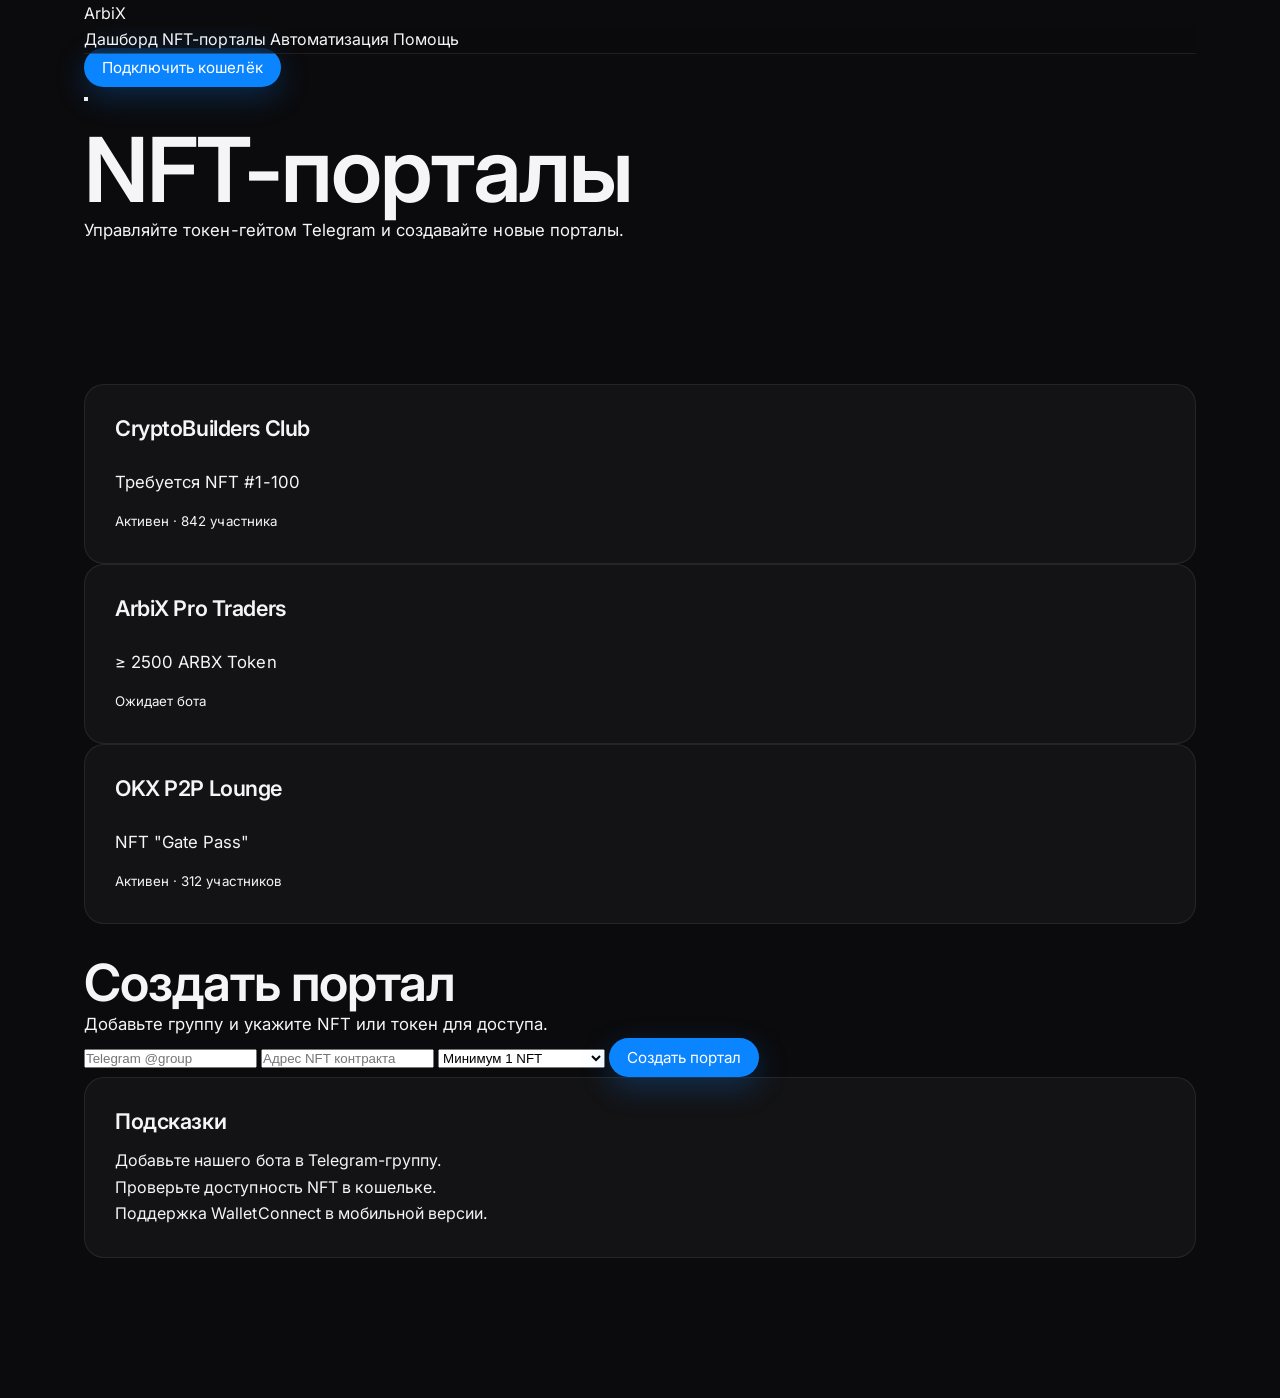
<file: nft.html>
<!doctype html>
<html lang="ru">
<head>
  <meta charset="UTF-8" />
  <meta name="viewport" content="width=device-width, initial-scale=1" />
  <title>NFT-порталы — ArbiX</title>
  <link rel="stylesheet" href="styles.css" />
  <link rel="preconnect" href="https://fonts.googleapis.com" />
  <link rel="preconnect" href="https://fonts.gstatic.com" crossorigin />
  <link href="https://fonts.googleapis.com/css2?family=Inter:wght@400;500;600;700&display=swap" rel="stylesheet" />
</head>
<body class="theme-dark">
  <header class="header">
    <div class="container header__inner">
      <a class="logo" href="index.html">ArbiX</a>
      <nav class="nav">
        <a href="dashboard.html">Дашборд</a>
        <a href="nft.html">NFT-порталы</a>
        <a href="automation.html">Автоматизация</a>
        <a href="help.html">Помощь</a>
      </nav>
      <div class="header__actions">
        <a class="btn btn--primary" href="#">Подключить кошелёк</a>
      </div>
      <button class="burger" aria-label="Открыть меню">
        <span></span><span></span><span></span>
      </button>
    </div>
  </header>

  <main>
    <section class="page-header">
      <div class="container">
        <h1>NFT-порталы</h1>
        <p>Управляйте токен-гейтом Telegram и создавайте новые порталы.</p>
      </div>
    </section>

    <section class="section">
      <div class="container">
        <div class="grid grid--3">
          <div class="card">
            <h3>CryptoBuilders Club</h3>
            <p class="muted">Требуется NFT #1-100</p>
            <small class="up">Активен · 842 участника</small>
          </div>
          <div class="card">
            <h3>ArbiX Pro Traders</h3>
            <p class="muted">≥ 2500 ARBX Token</p>
            <small class="down">Ожидает бота</small>
          </div>
          <div class="card">
            <h3>OKX P2P Lounge</h3>
            <p class="muted">NFT "Gate Pass"</p>
            <small class="up">Активен · 312 участников</small>
          </div>
        </div>

        <div class="split" style="margin-top: 30px;">
          <div>
            <h2>Создать портал</h2>
            <p class="muted">Добавьте группу и укажите NFT или токен для доступа.</p>
            <form class="form">
              <input class="input" placeholder="Telegram @group" />
              <input class="input" placeholder="Адрес NFT контракта" />
              <select class="select">
                <option>Минимум 1 NFT</option>
                <option>Минимум 1000 токенов</option>
              </select>
              <button class="btn btn--primary" type="button">Создать портал</button>
            </form>
          </div>
          <div class="card">
            <h3>Подсказки</h3>
            <ul class="list">
              <li>Добавьте нашего бота в Telegram-группу.</li>
              <li>Проверьте доступность NFT в кошельке.</li>
              <li>Поддержка WalletConnect в мобильной версии.</li>
            </ul>
          </div>
        </div>
      </div>
    </section>
  </main>
</body>
</html>
</file>
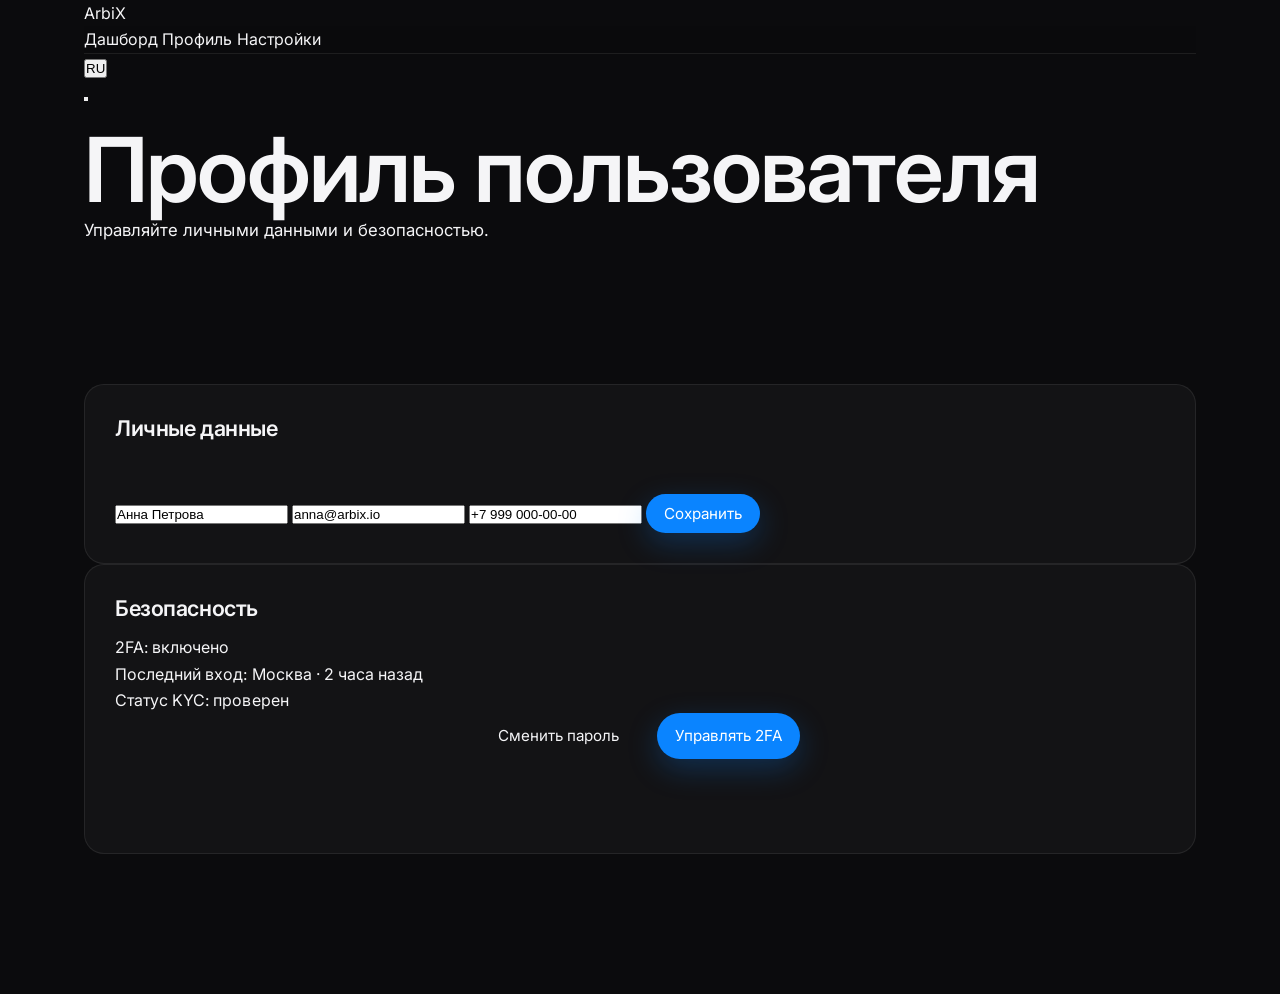
<file: profile.html>
<!doctype html>
<html lang="ru">
<head>
  <meta charset="UTF-8" />
  <meta name="viewport" content="width=device-width, initial-scale=1" />
  <title>Профиль — ArbiX</title>
  <link rel="stylesheet" href="styles.css" />
  <link rel="preconnect" href="https://fonts.googleapis.com" />
  <link rel="preconnect" href="https://fonts.gstatic.com" crossorigin />
  <link href="https://fonts.googleapis.com/css2?family=Inter:wght@400;500;600;700&display=swap" rel="stylesheet" />
</head>
<body class="theme-dark">
  <header class="header">
    <div class="container header__inner">
      <a class="logo" href="index.html">ArbiX</a>
      <nav class="nav">
        <a href="dashboard.html">Дашборд</a>
        <a href="profile.html">Профиль</a>
        <a href="settings.html">Настройки</a>
      </nav>
      <div class="header__actions">
        <button class="chip">RU</button>
      </div>
      <button class="burger" aria-label="Открыть меню">
        <span></span><span></span><span></span>
      </button>
    </div>
  </header>

  <main>
    <section class="page-header">
      <div class="container">
        <h1>Профиль пользователя</h1>
        <p>Управляйте личными данными и безопасностью.</p>
      </div>
    </section>

    <section class="section">
      <div class="container split">
        <div class="card">
          <h3>Личные данные</h3>
          <form class="form">
            <input class="input" placeholder="Имя" value="Анна Петрова" />
            <input class="input" placeholder="Email" value="anna@arbix.io" />
            <input class="input" placeholder="Телефон" value="+7 999 000-00-00" />
            <button class="btn btn--primary" type="button">Сохранить</button>
          </form>
        </div>
        <div class="card">
          <h3>Безопасность</h3>
          <ul class="list">
            <li>2FA: включено</li>
            <li>Последний вход: Москва · 2 часа назад</li>
            <li>Статус KYC: проверен</li>
          </ul>
          <div class="hero__cta">
            <a class="btn btn--ghost" href="#">Сменить пароль</a>
            <a class="btn btn--primary" href="#">Управлять 2FA</a>
          </div>
        </div>
      </div>
    </section>
  </main>
</body>
</html>
</file>
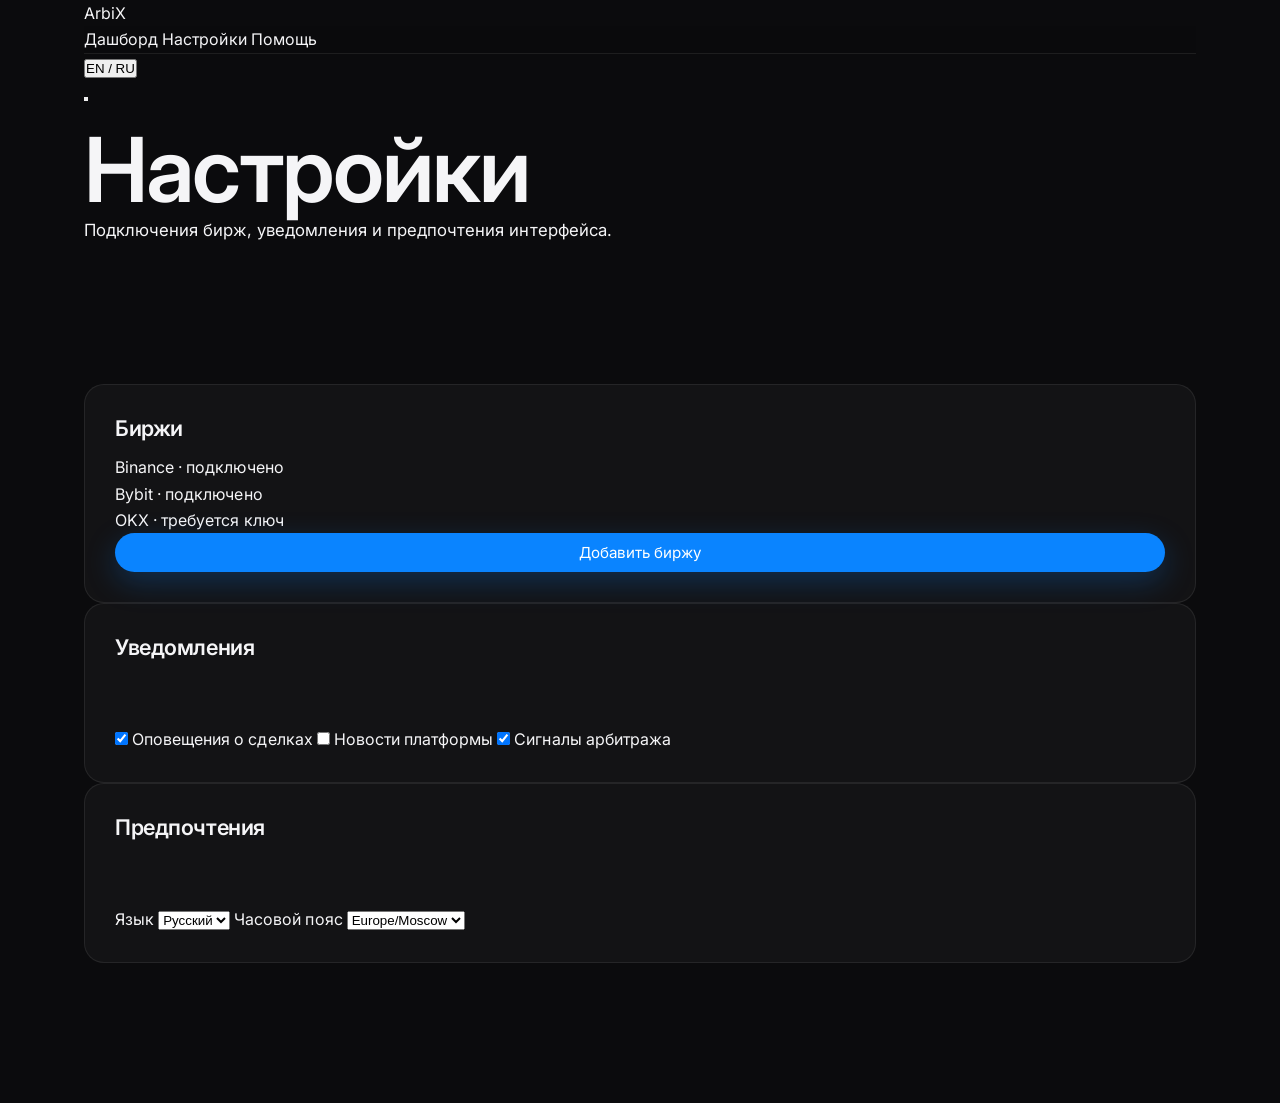
<file: settings.html>
<!doctype html>
<html lang="ru">
<head>
  <meta charset="UTF-8" />
  <meta name="viewport" content="width=device-width, initial-scale=1" />
  <title>Настройки — ArbiX</title>
  <link rel="stylesheet" href="styles.css" />
  <link rel="preconnect" href="https://fonts.googleapis.com" />
  <link rel="preconnect" href="https://fonts.gstatic.com" crossorigin />
  <link href="https://fonts.googleapis.com/css2?family=Inter:wght@400;500;600;700&display=swap" rel="stylesheet" />
</head>
<body class="theme-dark">
  <header class="header">
    <div class="container header__inner">
      <a class="logo" href="index.html">ArbiX</a>
      <nav class="nav">
        <a href="dashboard.html">Дашборд</a>
        <a href="settings.html">Настройки</a>
        <a href="help.html">Помощь</a>
      </nav>
      <div class="header__actions">
        <button class="chip">EN / RU</button>
      </div>
      <button class="burger" aria-label="Открыть меню">
        <span></span><span></span><span></span>
      </button>
    </div>
  </header>

  <main>
    <section class="page-header">
      <div class="container">
        <h1>Настройки</h1>
        <p>Подключения бирж, уведомления и предпочтения интерфейса.</p>
      </div>
    </section>

    <section class="section">
      <div class="container grid grid--3">
        <div class="card">
          <h3>Биржи</h3>
          <ul class="list">
            <li>Binance · подключено</li>
            <li>Bybit · подключено</li>
            <li>OKX · требуется ключ</li>
          </ul>
          <button class="btn btn--primary" type="button">Добавить биржу</button>
        </div>
        <div class="card">
          <h3>Уведомления</h3>
          <form class="form">
            <label class="muted"><input type="checkbox" checked /> Оповещения о сделках</label>
            <label class="muted"><input type="checkbox" /> Новости платформы</label>
            <label class="muted"><input type="checkbox" checked /> Сигналы арбитража</label>
          </form>
        </div>
        <div class="card">
          <h3>Предпочтения</h3>
          <form class="form">
            <label class="muted">Язык</label>
            <select class="select">
              <option>Русский</option>
              <option>English</option>
            </select>
            <label class="muted">Часовой пояс</label>
            <select class="select">
              <option>Europe/Moscow</option>
              <option>UTC</option>
            </select>
          </form>
        </div>
      </div>
    </section>
  </main>
</body>
</html>
</file>
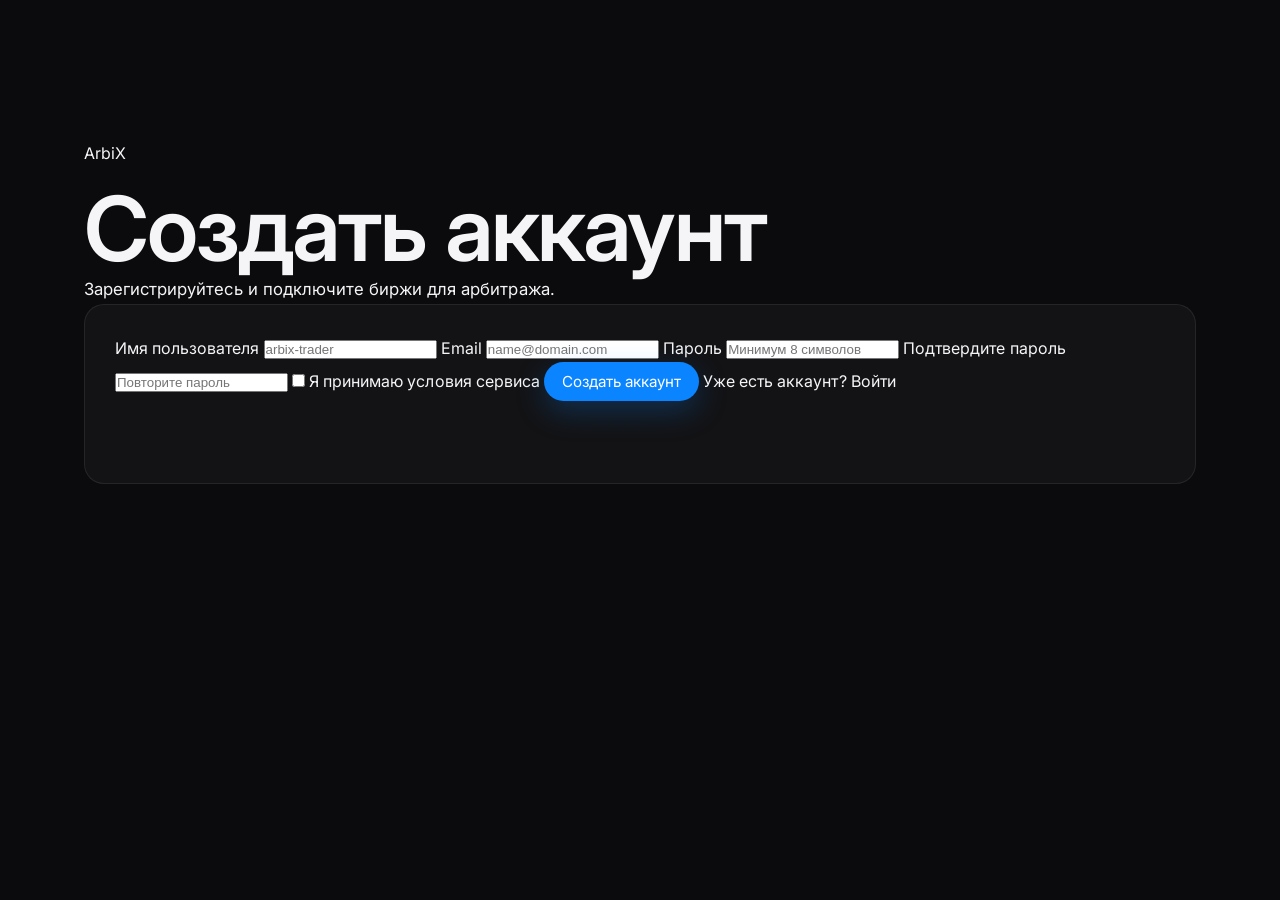
<file: signup.html>
<!doctype html>
<html lang="ru">
<head>
  <meta charset="UTF-8" />
  <meta name="viewport" content="width=device-width, initial-scale=1" />
  <title>Регистрация — ArbiX</title>
  <link rel="stylesheet" href="styles.css" />
  <link rel="preconnect" href="https://fonts.googleapis.com" />
  <link rel="preconnect" href="https://fonts.gstatic.com" crossorigin />
  <link href="https://fonts.googleapis.com/css2?family=Inter:wght@400;500;600;700&display=swap" rel="stylesheet" />
</head>
<body class="theme-dark">
  <main class="section">
    <div class="container split">
      <div>
        <a class="logo" href="index.html">ArbiX</a>
        <h1>Создать аккаунт</h1>
        <p class="muted">Зарегистрируйтесь и подключите биржи для арбитража.</p>
      </div>
      <div class="card">
        <form class="form">
          <label>
            <span>Имя пользователя</span>
            <input class="input" placeholder="arbix-trader" />
          </label>
          <label>
            <span>Email</span>
            <input class="input" type="email" placeholder="name@domain.com" />
          </label>
          <label>
            <span>Пароль</span>
            <input class="input" type="password" placeholder="Минимум 8 символов" />
          </label>
          <label>
            <span>Подтвердите пароль</span>
            <input class="input" type="password" placeholder="Повторите пароль" />
          </label>
          <label class="muted">
            <input type="checkbox" /> Я принимаю условия сервиса
          </label>
          <button class="btn btn--primary" type="button">Создать аккаунт</button>
          <a class="muted" href="login.html">Уже есть аккаунт? Войти</a>
        </form>
      </div>
    </div>
  </main>
</body>
</html>
</file>
<file: styles.css>
:root {
  --dark-bg: #0b0b0d;
  --dark-bg-2: #050507;
  --dark-text: #f5f5f7;
  --dark-muted: rgba(245, 245, 247, 0.72);
  --dark-stroke: rgba(255, 255, 255, 0.08);
  --dark-surface: rgba(255, 255, 255, 0.035);
  --light-bg: #ffffff;
  --light-bg-2: #f5f5f7;
  --light-text: #1d1d1f;
  --light-muted: rgba(29, 29, 31, 0.72);
  --light-stroke: rgba(29, 29, 31, 0.12);
  --accent: #0a84ff;
  --shadow-soft: 0 40px 120px rgba(0, 0, 0, 0.45);
  --ease: cubic-bezier(0.16, 1, 0.3, 1);
}

* {
  box-sizing: border-box;
  margin: 0;
  padding: 0;
}

body {
  font-family: "Inter", ui-sans-serif, system-ui, -apple-system, BlinkMacSystemFont,
    "Segoe UI", sans-serif;
  background: var(--dark-bg);
  color: var(--dark-text);
  line-height: 1.65;
  letter-spacing: 0.002em;
}

a {
  color: inherit;
  text-decoration: none;
}

ul {
  list-style: none;
}

.container {
  max-width: 1160px;
  margin: 0 auto;
  padding: 0 24px;
}

.section {
  padding: 140px 0;
}

.section--dark {
  background: var(--dark-bg);
  color: var(--dark-text);
}

.section--light {
  background: var(--light-bg);
  color: var(--light-text);
}

.section--hero {
  background: radial-gradient(circle at top, #16161d 0%, var(--dark-bg) 48%);
  padding-top: 180px;
  position: relative;
  overflow: hidden;
}

.hero__backdrop {
  position: absolute;
  inset: 0;
  pointer-events: none;
  background: radial-gradient(
      circle at 50% 20%,
      rgba(10, 132, 255, 0.18),
      transparent 55%
    ),
    radial-gradient(circle at 50% 10%, rgba(0, 0, 0, 0.1), transparent 60%);
  mask-image: radial-gradient(circle at 50% 20%, black 45%, transparent 75%);
  z-index: 0;
}

.kicker {
  font-size: 13px;
  letter-spacing: 0.08em;
  text-transform: uppercase;
  color: var(--dark-muted);
}

h1,
h2,
h3,
h4 {
  font-weight: 600;
  letter-spacing: -0.02em;
}

h1 {
  font-size: clamp(3.4rem, 7vw, 5.8rem);
  line-height: 1.05;
  margin-top: 16px;
}

h2 {
  font-size: clamp(2rem, 4vw, 3.5rem);
  line-height: 1.1;
  margin-top: 16px;
}

h3 {
  font-size: 1.35rem;
  line-height: 1.25;
  margin-bottom: 12px;
}

p {
  font-size: 1.05rem;
}

.nav {
  position: sticky;
  top: 0;
  z-index: 20;
  backdrop-filter: blur(14px);
  background: rgba(11, 11, 13, 0.55);
  border-bottom: 1px solid var(--dark-stroke);
}

.nav__inner {
  display: flex;
  align-items: center;
  justify-content: space-between;
  height: 56px;
}

.nav__logo {
  font-weight: 600;
}

.nav__links {
  display: flex;
  gap: 20px;
  font-size: 0.95rem;
  color: var(--dark-muted);
}

.nav__links a:hover {
  color: var(--dark-text);
}

.btn {
  font-family: inherit;
  border: none;
  border-radius: 999px;
  padding: 10px 18px;
  font-size: 0.95rem;
  cursor: pointer;
  transition: transform 0.4s var(--ease), box-shadow 0.4s var(--ease),
    opacity 0.4s var(--ease);
}

.btn--primary {
  background: var(--accent);
  color: white;
  box-shadow: 0 10px 30px rgba(10, 132, 255, 0.25);
}

.btn--primary:hover {
  transform: translateY(-2px);
  box-shadow: 0 14px 40px rgba(10, 132, 255, 0.35);
}

.btn--link {
  background: transparent;
  color: var(--accent);
  padding: 10px 0;
}

.hero {
  text-align: center;
  position: relative;
  z-index: 1;
}

.hero__subhead {
  max-width: 560px;
  margin: 16px auto 20px;
  color: var(--dark-muted);
}

.hero__support {
  font-size: 0.85rem;
  color: var(--dark-muted);
  margin-bottom: 32px;
  letter-spacing: 0.01em;
}

.hero__cta {
  display: flex;
  justify-content: center;
  gap: 20px;
  margin-bottom: 64px;
}

.hero__media {
  display: flex;
  justify-content: center;
}

.device-frame {
  padding: 18px;
  border-radius: 36px;
  background: rgba(255, 255, 255, 0.04);
  border: 1px solid rgba(255, 255, 255, 0.12);
  box-shadow: inset 0 1px 0 rgba(255, 255, 255, 0.14);
  width: min(1120px, 90vw);
}

.dashboard {
  background: var(--dark-surface);
  border: 1px solid var(--dark-stroke);
  border-radius: 28px;
  padding: 40px;
  max-width: 1020px;
  width: 100%;
  position: relative;
  overflow: hidden;
  box-shadow: var(--shadow-soft);
  transform: translateY(10px);
}

.dashboard__glow {
  position: absolute;
  inset: -30% -10% 0;
  background: radial-gradient(circle, rgba(10, 132, 255, 0.45), transparent 65%);
  opacity: 0.7;
}

.dashboard__header {
  display: flex;
  justify-content: space-between;
  margin-bottom: 24px;
  font-size: 0.9rem;
  color: var(--dark-muted);
  position: relative;
  z-index: 1;
}

.pill {
  padding: 4px 10px;
  border-radius: 999px;
  border: 1px solid var(--dark-stroke);
  background: rgba(255, 255, 255, 0.02);
}

.pill.is-live {
  position: relative;
  overflow: hidden;
}

.pill.is-live::after {
  content: "";
  position: absolute;
  inset: 0;
  background: linear-gradient(
    120deg,
    transparent 0%,
    rgba(10, 132, 255, 0.35) 50%,
    transparent 100%
  );
  transform: translateX(-100%);
  animation: shimmer 4s ease-in-out infinite;
}

.dashboard__grid {
  display: grid;
  grid-template-columns: repeat(auto-fit, minmax(180px, 1fr));
  gap: 20px;
  position: relative;
  z-index: 1;
}

.metric {
  padding: 18px;
  border-radius: 16px;
  border: 1px solid var(--dark-stroke);
  background: rgba(0, 0, 0, 0.35);
  position: relative;
  overflow: hidden;
}

.metric__label {
  font-size: 0.8rem;
  color: var(--dark-muted);
}

.metric__value {
  margin-top: 6px;
  font-weight: 600;
}

.metric__value--drift {
  animation: drift 6s ease-in-out infinite;
}

.metric--highlight::after {
  content: "";
  position: absolute;
  inset: 0;
  border-radius: 16px;
  border: 1px solid rgba(10, 132, 255, 0.4);
  box-shadow: 0 0 18px rgba(10, 132, 255, 0.35);
  opacity: 0.6;
  pointer-events: none;
  animation: pulse 4s ease-in-out infinite;
}

.section__header {
  margin-bottom: 48px;
}

.section__subhead {
  margin-top: 12px;
  color: var(--dark-muted);
}

.bento {
  display: grid;
  grid-template-columns: repeat(auto-fit, minmax(220px, 1fr));
  gap: 16px;
}

.card {
  background: var(--dark-surface);
  border: 1px solid var(--dark-stroke);
  border-radius: 20px;
  padding: 30px;
  min-height: 180px;
  display: flex;
  flex-direction: column;
  justify-content: space-between;
  transition: transform 0.4s var(--ease), border 0.4s var(--ease);
}

.card:hover {
  transform: translateY(-4px);
  border-color: rgba(255, 255, 255, 0.2);
}

.card__mini {
  margin-top: 16px;
  font-size: 0.85rem;
  color: var(--dark-muted);
}

.card__visual {
  margin-top: 12px;
  margin-bottom: 8px;
  min-height: 36px;
  display: flex;
  align-items: center;
  gap: 8px;
  color: var(--dark-muted);
}

.sparkline {
  height: 36px;
  width: 100%;
  background: linear-gradient(90deg, transparent, rgba(10, 132, 255, 0.6));
  mask-image: linear-gradient(
    90deg,
    transparent 0%,
    black 20%,
    black 80%,
    transparent 100%
  );
  border-radius: 10px;
  position: relative;
}

.sparkline::after {
  content: "";
  position: absolute;
  inset: 16px 10px auto;
  height: 2px;
  background: linear-gradient(90deg, rgba(10, 132, 255, 0.2), rgba(10, 132, 255, 0.9));
  box-shadow: 0 0 12px rgba(10, 132, 255, 0.4);
}

.route span {
  height: 8px;
  width: 8px;
  border-radius: 50%;
  background: rgba(255, 255, 255, 0.7);
  position: relative;
}

.route span::after {
  content: "";
  position: absolute;
  height: 1px;
  width: 38px;
  background: rgba(255, 255, 255, 0.2);
  top: 3px;
  left: 8px;
}

.route span:last-child::after {
  display: none;
}

.chips span {
  padding: 4px 10px;
  border-radius: 999px;
  border: 1px solid var(--dark-stroke);
  font-size: 0.75rem;
  color: var(--dark-muted);
}

.token {
  width: 44px;
  height: 44px;
  border-radius: 50%;
  display: grid;
  place-items: center;
  background: rgba(10, 132, 255, 0.15);
  border: 1px solid rgba(10, 132, 255, 0.4);
  font-size: 0.75rem;
  letter-spacing: 0.08em;
}

.status span {
  width: 8px;
  height: 8px;
  border-radius: 50%;
  background: rgba(10, 132, 255, 0.7);
  box-shadow: 0 0 10px rgba(10, 132, 255, 0.5);
}

.log {
  flex-direction: column;
  gap: 6px;
}

.log span {
  height: 2px;
  width: 100%;
  background: rgba(255, 255, 255, 0.2);
}

.card--wide {
  grid-column: span 2;
}

.sticky {
  background: var(--dark-bg-2);
}

.sticky__grid {
  display: grid;
  grid-template-columns: repeat(auto-fit, minmax(280px, 1fr));
  gap: 48px;
  align-items: start;
}

.sticky__copy {
  display: grid;
  gap: 48px;
}

.story-step {
  opacity: 0.4;
  transition: opacity 0.4s var(--ease);
}

.story-step.is-active {
  opacity: 1;
}

.sticky__media {
  position: sticky;
  top: 120px;
}

.spotlight {
  background: var(--dark-surface);
  border: 1px solid var(--dark-stroke);
  border-radius: 24px;
  padding: 32px;
  min-height: 320px;
  position: relative;
  overflow: hidden;
}

.spotlight__layer {
  position: absolute;
  inset: 0;
  background: radial-gradient(circle at top, rgba(10, 132, 255, 0.3), transparent 60%);
  opacity: 0.7;
}

.spotlight__panel {
  position: relative;
  z-index: 1;
  opacity: 0;
  transform: translateY(10px);
  transition: opacity 0.6s var(--ease), transform 0.6s var(--ease);
  display: none;
}

.sticky[data-active="1"] .spotlight__panel[data-step="1"],
.sticky[data-active="2"] .spotlight__panel[data-step="2"],
.sticky[data-active="3"] .spotlight__panel[data-step="3"],
.sticky[data-active="4"] .spotlight__panel[data-step="4"] {
  display: block;
  opacity: 1;
  transform: translateY(0);
}

.spotlight__list {
  margin-top: 24px;
  display: grid;
  gap: 12px;
}

.spotlight__list div {
  display: flex;
  justify-content: space-between;
  font-size: 0.95rem;
  color: var(--dark-muted);
}

.metrics {
  display: grid;
  grid-template-columns: repeat(auto-fit, minmax(160px, 1fr));
  gap: 32px;
}

.metric-card {
  border-radius: 0;
  padding: 8px 0;
  border: none;
  background: transparent;
  text-align: center;
}

.metric-card h3 {
  font-size: 2rem;
  margin-bottom: 8px;
}

.method-grid {
  display: grid;
  grid-template-columns: repeat(auto-fit, minmax(220px, 1fr));
  gap: 20px;
}

.method-card {
  border: 1px solid var(--dark-stroke);
  border-radius: 20px;
  padding: 28px;
  background: rgba(255, 255, 255, 0.02);
}

.section--bridge {
  position: relative;
  background: linear-gradient(
    180deg,
    #0b0b0d 0%,
    #2b2b30 25%,
    #6f6f75 45%,
    #cfcfd4 70%,
    #f5f5f7 100%
  );
  padding-top: 120px;
  padding-bottom: 120px;
  overflow: hidden;
}

.section--bridge::before {
  content: "";
  position: absolute;
  inset: 0;
  background: radial-gradient(
    circle at 50% 0%,
    rgba(255, 255, 255, 0.18),
    transparent 55%
  );
  opacity: 0.7;
  pointer-events: none;
}

.section--bridge::after {
  content: "";
  position: absolute;
  inset: 0;
  background: linear-gradient(
    180deg,
    rgba(11, 11, 13, 0.25) 0%,
    rgba(11, 11, 13, 0) 35%,
    rgba(245, 245, 247, 0.35) 85%,
    rgba(245, 245, 247, 0.55) 100%
  );
  pointer-events: none;
}

.bridge {
  text-align: center;
  color: var(--light-text);
  position: relative;
  z-index: 1;
}

.bridge h2 {
  margin-bottom: 24px;
}

.bridge__points {
  display: flex;
  justify-content: center;
  gap: 24px;
  font-size: 0.95rem;
  color: var(--light-muted);
}

.section--light .kicker,
.section--light .section__subhead,
.section--light p {
  color: var(--light-muted);
}

.section--light h2,
.section--light h3,
.section--light h4 {
  color: var(--light-text);
}

.pricing {
  display: grid;
  grid-template-columns: repeat(auto-fit, minmax(240px, 1fr));
  gap: 24px;
}

.card--light {
  background: var(--light-bg);
  border: 1px solid var(--light-stroke);
  color: var(--light-text);
}

.card--light p,
.card--light li {
  color: var(--light-muted);
}

.card--featured {
  background: rgba(10, 132, 255, 0.06);
  border-color: rgba(10, 132, 255, 0.12);
  box-shadow: none;
}

.price {
  font-size: 2.1rem;
  margin: 16px 0;
  color: var(--light-text);
  font-weight: 600;
}

.card--light ul {
  margin-bottom: 24px;
  display: grid;
  gap: 10px;
}

.pricing .btn {
  width: 100%;
  box-shadow: none;
}

.compare {
  margin-top: 48px;
  display: grid;
  gap: 24px;
}

.compare__table {
  border-top: 1px solid var(--light-stroke);
  display: grid;
  gap: 12px;
}

.compare__row {
  display: grid;
  grid-template-columns: 2fr repeat(3, 1fr);
  gap: 12px;
  padding: 12px 0;
  border-bottom: 1px solid var(--light-stroke);
  font-size: 0.95rem;
  color: var(--light-text);
}

.compare__row span:not(:first-child) {
  color: var(--light-muted);
}

.security {
  display: grid;
  gap: 32px;
}

.security__grid {
  display: grid;
  grid-template-columns: repeat(auto-fit, minmax(200px, 1fr));
  gap: 20px;
}

.security__item {
  border: 1px solid var(--light-stroke);
  border-radius: 18px;
  padding: 24px;
  background: var(--light-bg);
}

.security__cta {
  display: flex;
  gap: 20px;
  align-items: center;
}

.security__details {
  display: flex;
  flex-wrap: wrap;
  gap: 16px;
  font-size: 0.85rem;
  color: var(--light-muted);
}

.security__note {
  font-size: 0.85rem;
  color: var(--light-muted);
}

@keyframes shimmer {
  0% {
    transform: translateX(-100%);
  }
  50% {
    transform: translateX(0%);
  }
  100% {
    transform: translateX(100%);
  }
}

@keyframes drift {
  0%,
  100% {
    opacity: 0.8;
  }
  50% {
    opacity: 1;
  }
}

@keyframes pulse {
  0%,
  100% {
    opacity: 0.4;
  }
  50% {
    opacity: 0.8;
  }
}

.footer {
  padding: 80px 0 40px;
  background: var(--light-bg-2);
}

.footer__grid {
  display: grid;
  grid-template-columns: repeat(auto-fit, minmax(160px, 1fr));
  gap: 32px;
  margin-bottom: 32px;
}

.footer__grid ul {
  display: grid;
  gap: 8px;
  color: var(--light-muted);
}

.footer__legal {
  font-size: 0.85rem;
  color: var(--light-muted);
  border-top: 1px solid var(--light-stroke);
  padding-top: 24px;
}

.reveal {
  opacity: 0;
  transform: translateY(12px);
  filter: blur(6px);
  transition: opacity 0.8s var(--ease), transform 0.8s var(--ease),
    filter 0.8s var(--ease);
}

.reveal.is-visible {
  opacity: 1;
  transform: translateY(0);
  filter: blur(0);
}

@media (max-width: 900px) {
  .nav__links {
    display: none;
  }

  .hero__cta {
    flex-direction: column;
  }

  .card--wide {
    grid-column: span 1;
  }

  .bridge__points {
    flex-direction: column;
    gap: 12px;
  }

  .compare__row {
    grid-template-columns: 1fr;
  }
}

@media (max-width: 640px) {
  .section {
    padding: 104px 0;
  }

  .section--hero {
    padding-top: 130px;
  }

  .container {
    padding: 0 16px;
  }
}
</file>
